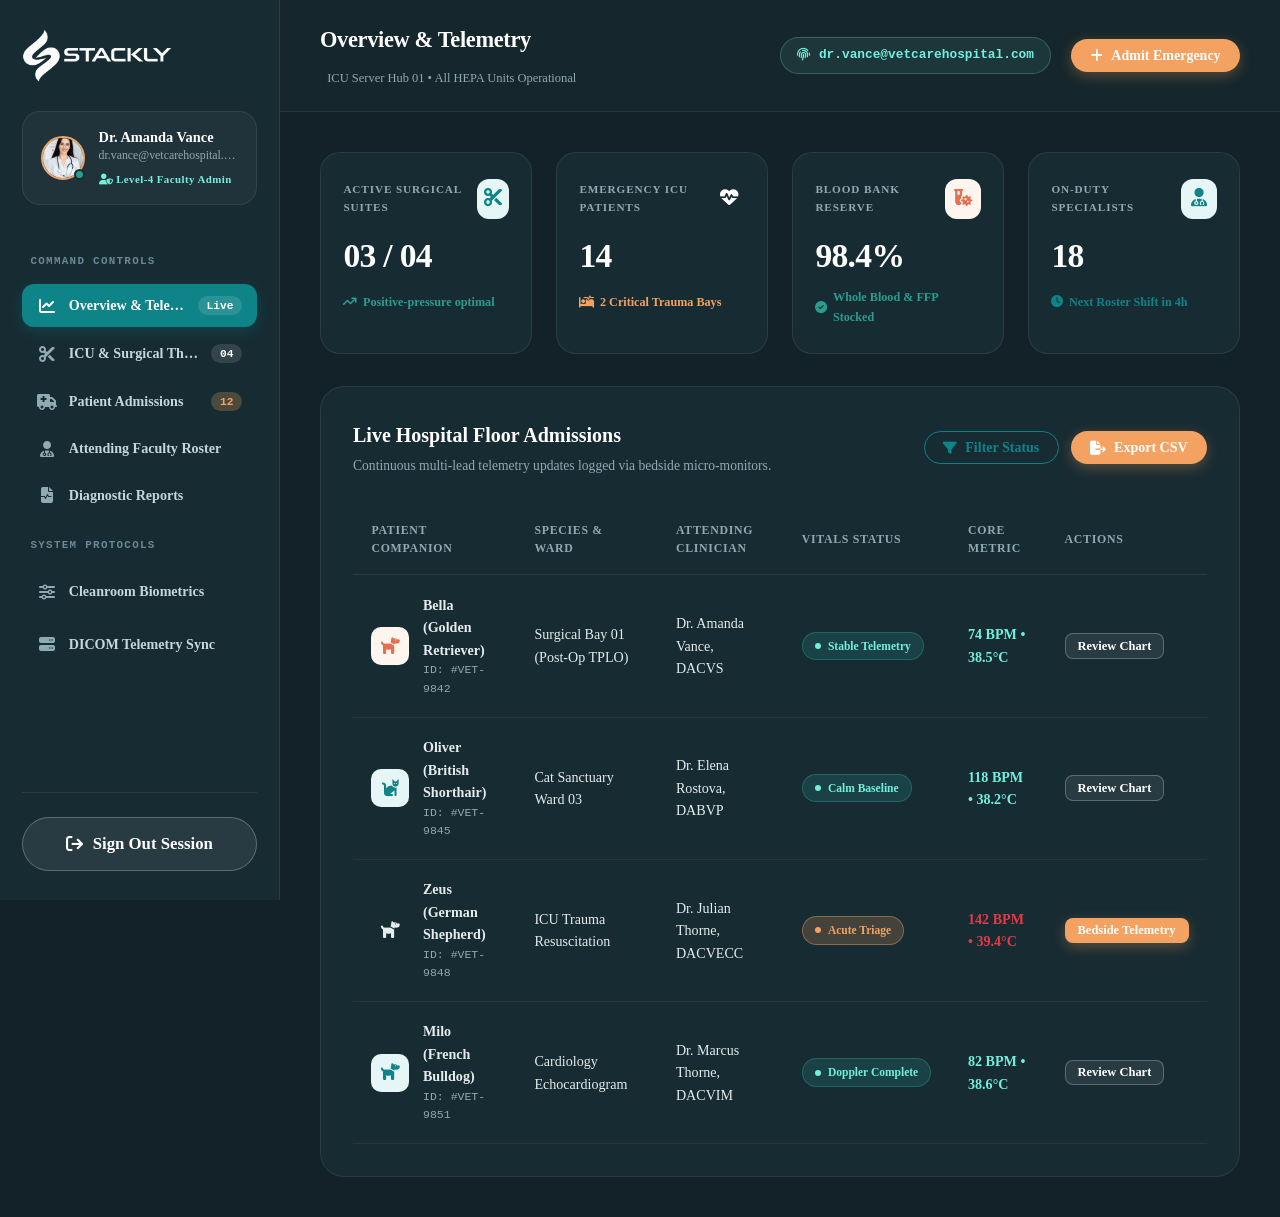
<file: admin.html>
<!DOCTYPE html>
<html lang="en">
<head>
  <meta charset="UTF-8" />
  <meta name="viewport" content="width=device-width, initial-scale=1.0" />
  <title>Admin Dashboard</title>
  
  <!-- FontAwesome Icons -->
  <link rel="stylesheet" href="https://cdnjs.cloudflare.com/ajax/libs/font-awesome/6.5.1/css/all.min.css" />
  <!-- Google Fonts -->
  <link rel="preconnect" href="https://fonts.googleapis.com" />
  <link rel="preconnect" href="https://fonts.gstatic.com" crossorigin />
  <link href="https://fonts.googleapis.com/css2?family=Plus+Jakarta+Sans:wght@400;500;600;700;800&family=Outfit:wght@600;700;800&display=swap" rel="stylesheet" />
  
  <!-- Core Stylesheet -->
  <link rel="stylesheet" href="style.css"/>
  <link rel="stylesheet" href="admin.css"/>
    <link rel="icon" href="./assets/logo.webp" />


</head>
<body class="dashboard-body">

  <!-- Mobile Backdrop Overlay for Scroll Lock -->
  <div class="dash-backdrop-overlay" id="dashBackdrop" aria-hidden="true"></div>

  <div class="dash-layout-wrapper">
    
    <!-- ==============================================
         SIDEBAR NAVIGATION (DRAWER ON MOBILE <= 768px)
         ============================================== -->
    <aside class="dash-sidebar" id="dashSidebar">
      <!-- Sidebar Brand Header -->
      <div class="sidebar-brand-strip flex-between">
        <a href="index.html" class="sidebar-logo">
                    <img src="./assets/logo 23.webp" alt="logo" height="50px" width="150px">
 </a>
        <!-- Close button visible on mobile drawer -->
        <button type="button" class="sidebar-close-btn" id="dashCloseBtn" aria-label="Close Navigation">
          <i class="fa-solid fa-xmark"></i>
        </button>
      </div>

      <!-- Authenticated Clinical Profile Dock -->
      <div class="sidebar-user-dock">
        <div class="user-avatar-wrap">
          <img src="./assets/doc 3.webp" alt="Admin Doctor Avatar" class="user-avatar" />
          <span class="avatar-status-dot"></span>
        </div>
        <div class="user-meta-info">
          <strong class="user-display-name user-name-truncate">Authorized Admin</strong>
          <span class="user-display-email user-email-truncate">loading...</span>
          <span class="user-role-badge"><i class="fa-solid fa-user-shield"></i> Level-4 Faculty Admin</span>
        </div>
      </div>

      <!-- Interactive Navigation Links -->
      <nav class="sidebar-nav-menu" role="tablist">
        <span class="nav-section-title">COMMAND CONTROLS</span>
        
        <button type="button" class="dash-nav-link active" data-target="view-overview" role="tab">
          <i class="fa-solid fa-chart-line"></i>
          <span>Overview &amp; Telemetry</span>
          <span class="nav-count-badge">Live</span>
        </button>

        <button type="button" class="dash-nav-link" data-target="view-theatres" role="tab">
          <i class="fa-solid fa-scissors"></i>
          <span>ICU &amp; Surgical Theatres</span>
          <span class="nav-count-badge">04</span>
        </button>

        <button type="button" class="dash-nav-link" data-target="view-triage" role="tab">
          <i class="fa-solid fa-truck-medical"></i>
          <span>Patient Admissions</span>
          <span class="nav-count-badge badge-warning">12</span>
        </button>

        <button type="button" class="dash-nav-link" data-target="view-faculty" role="tab">
          <i class="fa-solid fa-user-doctor"></i>
          <span>Attending Faculty Roster</span>
        </button>

        <button type="button" class="dash-nav-link" data-target="view-reports" role="tab">
          <i class="fa-solid fa-file-waveform"></i>
          <span>Diagnostic Reports</span>
        </button>

        <span class="nav-section-title">SYSTEM PROTOCOLS</span>

        <a href="error.html" class="dash-nav-link">
          <i class="fa-solid fa-sliders"></i>
          <span>Cleanroom Biometrics</span>
        </a>

        <a href="error.html" class="dash-nav-link">
          <i class="fa-solid fa-server"></i>
          <span>DICOM Telemetry Sync</span>
        </a>
      </nav>

      <!-- Sidebar Footer Dock -->
      <div class="sidebar-footer-dock">
        <a href="auth.html" class="btn btn-outline-hero btn-sm sidebar-logout-btn">
          <i class="fa-solid fa-arrow-right-from-bracket"></i>
          <span>Sign Out Session</span>
        </a>
      </div>
    </aside>

    <!-- ==============================================
         MAIN DASHBOARD BODY CONTENT
         ============================================== -->
    <div class="dash-main-area">
      
      <!-- Top Clinical Command Bar -->
      <header class="dash-top-header flex-between">
        <div class="header-left flex-center">
          <!-- Animated Hamburger Button (Active on screens <= 992px) -->
          <button type="button" class="dash-hamburger-btn" id="dashHamburgerBtn" aria-label="Toggle navigation menu" aria-expanded="false">
            <span class="ham-line"></span>
            <span class="ham-line"></span>
            <span class="ham-line"></span>
          </button>
          
          <div class="header-titles">
            <h1 class="header-page-title" id="currentViewTitle">Overview &amp; Telemetry</h1>
            <span class="header-system-tag">
              <span class="pulse-beacon-dot"></span> ICU Server Hub 01 • All HEPA Units Operational
            </span>
          </div>
        </div>

        <!-- Top Right Actions & Email Monitor -->
        <div class="header-right flex-center">
          <div class="header-email-pill">
            <i class="fa-solid fa-fingerprint"></i>
            <span class="user-display-email">admin@vetcarehospital.com</span>
          </div>

          <a href="error.html" class="btn btn-secondary btn-sm header-action-btn">
            <i class="fa-solid fa-plus"></i>
            <span>Admit Emergency</span>
          </a>
        </div>
      </header>

      <!-- ==============================================
           DYNAMIC TAB VIEW PANELS
           ============================================== -->
      <main class="dash-content-container">

        <!-- VIEW 1: OVERVIEW & TELEMETRY (DEFAULT ACTIVE) -->
        <section class="dash-view-panel active" id="view-overview">
          
          <!-- 4 Core Metric Counter Pods -->
          <div class="dash-stats-grid">
            <div class="dash-metric-card card">
              <div class="metric-top-row flex-between">
                <span class="metric-caption">ACTIVE SURGICAL SUITES</span>
                <div class="metric-icon bg-mint-box"><i class="fa-solid fa-scissors"></i></div>
              </div>
              <strong class="metric-big-num">03 / 04</strong>
              <div class="metric-bottom-trend text-success">
                <i class="fa-solid fa-arrow-trend-up"></i> Positive-pressure optimal
              </div>
            </div>

            <div class="dash-metric-card card">
              <div class="metric-top-row flex-between">
                <span class="metric-caption">EMERGENCY ICU PATIENTS</span>
                <div class="metric-icon bg-coral-pulse"><i class="fa-solid fa-heart-pulse"></i></div>
              </div>
              <strong class="metric-big-num">14</strong>
              <div class="metric-bottom-trend text-warning">
                <i class="fa-solid fa-bed-pulse"></i> 2 Critical Trauma Bays
              </div>
            </div>

            <div class="dash-metric-card card">
              <div class="metric-top-row flex-between">
                <span class="metric-caption">BLOOD BANK RESERVE</span>
                <div class="metric-icon bg-amber-box"><i class="fa-solid fa-vial-virus"></i></div>
              </div>
              <strong class="metric-big-num">98.4%</strong>
              <div class="metric-bottom-trend text-success">
                <i class="fa-solid fa-circle-check"></i> Whole Blood &amp; FFP Stocked
              </div>
            </div>

            <div class="dash-metric-card card">
              <div class="metric-top-row flex-between">
                <span class="metric-caption">ON-DUTY SPECIALISTS</span>
                <div class="metric-icon bg-mint-box"><i class="fa-solid fa-user-doctor"></i></div>
              </div>
              <strong class="metric-big-num">18</strong>
              <div class="metric-bottom-trend text-primary">
                <i class="fa-solid fa-clock"></i> Next Roster Shift in 4h
              </div>
            </div>
          </div>

          <!-- Live Patient Queue & Telemetry Stream Table -->
          <div class="dash-table-card card">
            <div class="table-card-header flex-between">
              <div>
                <h3 class="table-title">Live Hospital Floor Admissions</h3>
                <p class="table-subtitle">Continuous multi-lead telemetry updates logged via bedside micro-monitors.</p>
              </div>
              <div class="table-actions-dock flex-center">
                <a href="error.html" class="btn btn-outline-primary btn-sm">
                  <i class="fa-solid fa-filter"></i> <span>Filter Status</span>
                </a>
                <a href="error.html" class="btn btn-secondary btn-sm">
                  <i class="fa-solid fa-file-export"></i> <span>Export CSV</span>
                </a>
              </div>
            </div>

            <div class="table-responsive-wrapper">
              <table class="dash-data-table">
                <thead>
                  <tr>
                    <th>Patient Companion</th>
                    <th>Species &amp; Ward</th>
                    <th>Attending Clinician</th>
                    <th>Vitals Status</th>
                    <th>Core Metric</th>
                    <th>Actions</th>
                  </tr>
                </thead>
                <tbody>
                  <tr>
                    <td>
                      <div class="patient-cell flex-center">
                        <div class="patient-avatar bg-amber-box"><i class="fa-solid fa-dog"></i></div>
                        <div>
                          <strong>Bella (Golden Retriever)</strong>
                          <span class="cell-sub">ID: #VET-9842</span>
                        </div>
                      </div>
                    </td>
                    <td>Surgical Bay 01 (Post-Op TPLO)</td>
                    <td>Dr. Amanda Vance, DACVS</td>
                    <td><span class="status-badge badge-success"><span class="badge-dot"></span> Stable Telemetry</span></td>
                    <td><strong class="text-teal">74 BPM • 38.5°C</strong></td>
                    <td>
                      <a href="error.html" class="btn btn-outline-hero btn-xs">Review Chart</a>
                    </td>
                  </tr>

                  <tr>
                    <td>
                      <div class="patient-cell flex-center">
                        <div class="patient-avatar bg-mint-box"><i class="fa-solid fa-cat"></i></div>
                        <div>
                          <strong>Oliver (British Shorthair)</strong>
                          <span class="cell-sub">ID: #VET-9845</span>
                        </div>
                      </div>
                    </td>
                    <td>Cat Sanctuary Ward 03</td>
                    <td>Dr. Elena Rostova, DABVP</td>
                    <td><span class="status-badge badge-success"><span class="badge-dot"></span> Calm Baseline</span></td>
                    <td><strong class="text-teal">118 BPM • 38.2°C</strong></td>
                    <td>
                      <a href="error.html" class="btn btn-outline-hero btn-xs">Review Chart</a>
                    </td>
                  </tr>

                  <tr>
                    <td>
                      <div class="patient-cell flex-center">
                        <div class="patient-avatar bg-coral-pulse"><i class="fa-solid fa-dog"></i></div>
                        <div>
                          <strong>Zeus (German Shepherd)</strong>
                          <span class="cell-sub">ID: #VET-9848</span>
                        </div>
                      </div>
                    </td>
                    <td>ICU Trauma Resuscitation</td>
                    <td>Dr. Julian Thorne, DACVECC</td>
                    <td><span class="status-badge badge-warning"><span class="badge-dot"></span> Acute Triage</span></td>
                    <td><strong class="text-danger">142 BPM • 39.4°C</strong></td>
                    <td>
                      <a href="error.html" class="btn btn-secondary btn-xs">Bedside Telemetry</a>
                    </td>
                  </tr>

                  <tr>
                    <td>
                      <div class="patient-cell flex-center">
                        <div class="patient-avatar bg-mint-box"><i class="fa-solid fa-dog"></i></div>
                        <div>
                          <strong>Milo (French Bulldog)</strong>
                          <span class="cell-sub">ID: #VET-9851</span>
                        </div>
                      </div>
                    </td>
                    <td>Cardiology Echocardiogram</td>
                    <td>Dr. Marcus Thorne, DACVIM</td>
                    <td><span class="status-badge badge-success"><span class="badge-dot"></span> Doppler Complete</span></td>
                    <td><strong class="text-teal">82 BPM • 38.6°C</strong></td>
                    <td>
                      <a href="error.html" class="btn btn-outline-hero btn-xs">Review Chart</a>
                    </td>
                  </tr>
                </tbody>
              </table>
            </div>
          </div>
        </section>

        <!-- VIEW 2: ICU & SURGICAL THEATRES -->
        <section class="dash-view-panel" id="view-theatres">
          <div class="dash-view-banner card flex-between">
            <div>
              <h3 class="banner-title">HEPA-14 Sterile Surgical Theatre Controls</h3>
              <p class="banner-sub">Positive air curtains, continuous sevoflurane telemetry, and heated recovery pod status.</p>
            </div>
            <a href="error.html" class="btn btn-secondary btn-sm">Calibrate Cleanrooms</a>
          </div>

          <div class="theatres-grid">
            <div class="theatre-pod card">
              <div class="theatre-head flex-between">
                <span class="theatre-num">THEATRE 01</span>
                <span class="status-badge badge-success">IN PROCEDURE</span>
              </div>
              <h4 class="theatre-name">Laparoscopic Soft-Tissue Suite</h4>
              <p class="theatre-desc">Case: Minimally invasive preventive gastropexy • Dr. Vance</p>
              <div class="theatre-metrics-list">
                <div class="t-row flex-between"><span>Laminar Pressure:</span><strong>+28 Pa (OPTIMAL)</strong></div>
                <div class="t-row flex-between"><span>Sevoflurane Vaporizer:</span><strong>1.8% Flow Rate</strong></div>
              </div>
              <a href="error.html" class="btn btn-outline-primary btn-sm theatre-btn">Camera Feed</a>
            </div>

            <div class="theatre-pod card">
              <div class="theatre-head flex-between">
                <span class="theatre-num">THEATRE 02</span>
                <span class="status-badge badge-success">IN PROCEDURE</span>
              </div>
              <h4 class="theatre-name">Orthopedic Joint Reconstruction</h4>
              <p class="theatre-desc">Case: TPLO titanium cruciate fixation • Dr. Thorne</p>
              <div class="theatre-metrics-list">
                <div class="t-row flex-between"><span>Laminar Pressure:</span><strong>+32 Pa (OPTIMAL)</strong></div>
                <div class="t-row flex-between"><span>Core Pod Heat:</span><strong>38.6°C Stable</strong></div>
              </div>
              <a href="error.html" class="btn btn-outline-primary btn-sm theatre-btn">Camera Feed</a>
            </div>

            <div class="theatre-pod card">
              <div class="theatre-head flex-between">
                <span class="theatre-num">THEATRE 03</span>
                <span class="status-badge badge-primary">READY / STERILIZED</span>
              </div>
              <h4 class="theatre-name">Dental Surgical Ultrasonic Suite</h4>
              <p class="theatre-desc">Standby for afternoon subgingival piezo-scaling case.</p>
              <div class="theatre-metrics-list">
                <div class="t-row flex-between"><span>HEPA Clean Level:</span><strong>ISO Class 5</strong></div>
                <div class="t-row flex-between"><span>Water Filtration:</span><strong>0.2 Micron Purified</strong></div>
              </div>
              <a href="error.html" class="btn btn-outline-primary btn-sm theatre-btn">Book Case</a>
            </div>
          </div>
        </section>

        <!-- VIEW 3: PATIENT ADMISSIONS & TRIAGE -->
        <section class="dash-view-panel" id="view-triage">
          <div class="dash-view-banner card flex-between">
            <div>
              <h3 class="banner-title">Emergency Bay Admissions &amp; Triage</h3>
              <p class="banner-sub">Real-time gate arrivals, ambulatory intakes, and Fear-Free patient triage queues.</p>
            </div>
            <a href="error.html" class="btn btn-secondary btn-sm">Direct Gate Open</a>
          </div>

          <div class="triage-overview-grid">
            <div class="triage-status-box card">
              <div class="triage-box-header flex-between">
                <span class="t-code">BAY 01 // NORTH AMBULANCE</span>
                <span class="status-badge badge-warning">ACTIVE INTAKE</span>
              </div>
              <h4>Critical Trauma: Zeus (German Shepherd)</h4>
              <p>Vehicle arrived 08:34 AM. IV shock fluid stabilization in progress under Dr. Julian Thorne.</p>
              <a href="error.html" class="btn btn-secondary btn-sm">Take Bedside Chart</a>
            </div>

            <div class="triage-status-box card">
              <div class="triage-box-header flex-between">
                <span class="t-code">BAY 02 // FELINE DIRECT ENTRY</span>
                <span class="status-badge badge-success">CALM ADMISSION</span>
              </div>
              <h4>Feline Specialist: Oliver (Shorthair)</h4>
              <p>Direct acoustic suite entry. Zero canine corridor exposure. Pheromone vaporizer active.</p>
              <a href="error.html" class="btn btn-outline-primary btn-sm">Take Bedside Chart</a>
            </div>
          </div>
        </section>

        <!-- VIEW 4: ATTENDING FACULTY ROSTER -->
        <section class="dash-view-panel" id="view-faculty">
          <div class="dash-view-banner card flex-between">
            <div>
              <h3 class="banner-title">Active Clinicians &amp; Attending Fellows</h3>
              <p class="banner-sub">Current floor shifts, surgical credentials, and on-call paging contacts.</p>
            </div>
            <a href="error.html" class="btn btn-secondary btn-sm">Manage Roster Shifts</a>
          </div>

          <div class="faculty-cards-grid">
            <div class="faculty-profile-card card">
              <div class="faculty-card-top flex-between">
                <img src="./assets/doc 3.webp" alt="Dr. Vance" class="fac-avatar" />
                <span class="status-badge badge-success">ON-DUTY</span>
              </div>
              <h4>Dr. Amanda Vance, DVM, DACVS</h4>
              <span class="fac-role">Chief Medical Officer • Soft-Tissue Surgery</span>
              <p class="fac-meta"><i class="fa-solid fa-graduation-cap"></i> Cornell Fellow • 16 Yrs Exp</p>
              <a href="error.html" class="btn btn-outline-hero btn-sm fac-btn">Page Clinician</a>
            </div>

            <div class="faculty-profile-card card">
              <div class="faculty-card-top flex-between">
                <img src="./assets/doc 2.webp" alt="Dr. Julian Thorne" class="fac-avatar" />
                <span class="status-badge badge-success">ON-DUTY</span>
              </div>
              <h4>Dr. Julian Thorne, DVM, DACVECC</h4>
              <span class="fac-role">Director of Trauma &amp; Critical ICU</span>
              <p class="fac-meta"><i class="fa-solid fa-graduation-cap"></i> Tufts Vet • 18 Yrs Exp</p>
              <a href="error.html" class="btn btn-outline-hero btn-sm fac-btn">Page Clinician</a>
            </div>

            <div class="faculty-profile-card card">
              <div class="faculty-card-top flex-between">
                <img src="./assets/girl 29.webp" alt="Dr. Elena Rostova" class="fac-avatar" />
                <span class="status-badge badge-success">ON-DUTY</span>
              </div>
              <h4>Dr. Elena Rostova, DVM, DABVP</h4>
              <span class="fac-role">Head of Feline Sanctuary Care</span>
              <p class="fac-meta"><i class="fa-solid fa-graduation-cap"></i> Royal Vet College • 14 Yrs Exp</p>
              <a href="error.html" class="btn btn-outline-hero btn-sm fac-btn">Page Clinician</a>
            </div>
          </div>
        </section>

        <!-- VIEW 5: DIAGNOSTIC REPORTS -->
        <section class="dash-view-panel" id="view-reports">
          <div class="dash-view-banner card flex-between">
            <div>
              <h3 class="banner-title">Diagnostic Pathology &amp; DICOM Library</h3>
              <p class="banner-sub">Automated 15-minute blood chemistry files, 4D echocardiograms, and radiographic films.</p>
            </div>
            <a href="error.html" class="btn btn-secondary btn-sm">Upload External Scans</a>
          </div>

          <div class="reports-list-stack">
            <div class="report-row card flex-between">
              <div class="report-meta flex-center">
                <div class="rep-icon bg-amber-box"><i class="fa-solid fa-file-pdf"></i></div>
                <div>
                  <strong>Bella_TPLO_PostOp_Radiograph.dcm</strong>
                  <span class="rep-sub">Orthopedic Cleanroom 02 • 14.2 MB • Recorded Today 07:45 AM</span>
                </div>
              </div>
              <a href="error.html" class="btn btn-outline-primary btn-sm">Download DICOM</a>
            </div>

            <div class="report-row card flex-between">
              <div class="report-meta flex-center">
                <div class="rep-icon bg-mint-box"><i class="fa-solid fa-file-pdf"></i></div>
                <div>
                  <strong>Oliver_Comprehensive_Hematology_15Min.pdf</strong>
                  <span class="rep-sub">In-House Pathology Lab • Complete Biochemical Panel</span>
                </div>
              </div>
              <a href="error.html" class="btn btn-outline-primary btn-sm">Download PDF</a>
            </div>
          </div>
        </section>

      </main>
    </div>
  </div>

  <!-- GSAP Engine -->
  <script src="https://cdnjs.cloudflare.com/ajax/libs/gsap/3.12.5/gsap.min.js"></script>
  <!-- Site Scripts -->
  <script>

// ===================================================
// ADMIN DASHBOARD CONTROLLER & HAMBURGER SYSTEM
// ===================================================
function initAdminDashboard() {
  const dashSidebar = document.getElementById('dashSidebar');
  const dashHamburgerBtn = document.getElementById('dashHamburgerBtn');
  const dashCloseBtn = document.getElementById('dashCloseBtn');
  const dashBackdrop = document.getElementById('dashBackdrop');
  const navLinks = document.querySelectorAll('.dash-nav-link[data-target]');
  const viewPanels = document.querySelectorAll('.dash-view-panel');
  const currentViewTitle = document.getElementById('currentViewTitle');

  // 1. RENDER AUTHENTICATED EMAIL FROM LOGIN SESSION
  const activeEmail = sessionStorage.getItem('auth_user_email') || 'dr.vance@vetcarehospital.com';
  const activeName = sessionStorage.getItem('auth_user_name') || 'Dr. Amanda Vance';

  document.querySelectorAll('.user-display-email').forEach(el => {
    el.textContent = activeEmail;
  });
  document.querySelectorAll('.user-display-name').forEach(el => {
    el.textContent = activeName;
  });

  if (!dashSidebar || !dashHamburgerBtn) return;

  // 2. HAMBURGER OPEN & CLOSE WITH BODY SCROLL LOCK
  function openMobileNav() {
    dashSidebar.classList.add('active');
    dashBackdrop.classList.add('active');
    dashHamburgerBtn.classList.add('active');
    dashHamburgerBtn.setAttribute('aria-expanded', 'true');
    document.body.classList.add('dash-scroll-locked'); // Locks background scrolling
  }

  function closeMobileNav() {
    dashSidebar.classList.remove('active');
    dashBackdrop.classList.remove('active');
    dashHamburgerBtn.classList.remove('active');
    dashHamburgerBtn.setAttribute('aria-expanded', 'false');
    document.body.classList.remove('dash-scroll-locked'); // Restores body scrolling
  }

  dashHamburgerBtn.addEventListener('click', (e) => {
    e.stopPropagation();
    if (dashSidebar.classList.contains('active')) {
      closeMobileNav();
    } else {
      openMobileNav();
    }
  });

  dashCloseBtn?.addEventListener('click', closeMobileNav);
  dashBackdrop?.addEventListener('click', closeMobileNav);

  // 3. SECTION SWITCHING & AUTO-CLOSE ON NAVLINK CLICK
  navLinks.forEach(link => {
    link.addEventListener('click', () => {
      const targetId = link.getAttribute('data-target');
      const targetPanel = document.getElementById(targetId);

      if (!targetPanel) return;

      // Update Active Navigation Button
      navLinks.forEach(l => l.classList.remove('active'));
      link.classList.add('active');

      // Update Header Title
      if (currentViewTitle) {
        const linkText = link.querySelector('span').textContent;
        currentViewTitle.textContent = linkText;
      }

      // Smooth Switch Tab Panel with GSAP
      viewPanels.forEach(panel => {
        if (panel.classList.contains('active')) {
          if (typeof gsap !== 'undefined') {
            gsap.to(panel, {
              opacity: 0,
              y: -8,
              duration: 0.2,
              ease: 'power2.in',
              onComplete: () => {
                panel.classList.remove('active');
                panel.style.display = 'none';

                targetPanel.style.display = 'block';
                targetPanel.classList.add('active');
                gsap.fromTo(
                  targetPanel,
                  { opacity: 0, y: 12 },
                  { opacity: 1, y: 0, duration: 0.3, ease: 'power2.out' }
                );
              }
            });
          } else {
            panel.classList.remove('active');
            targetPanel.classList.add('active');
          }
        }
      });

      // Close mobile drawer and release scroll lock automatically on navigation
      if (window.innerWidth <= 992) {
        closeMobileNav();
      }
    });
  });
}

// Call on load
document.addEventListener('DOMContentLoaded', () => {
  initAdminDashboard();
});

  </script>



</body>
</html>
</file>
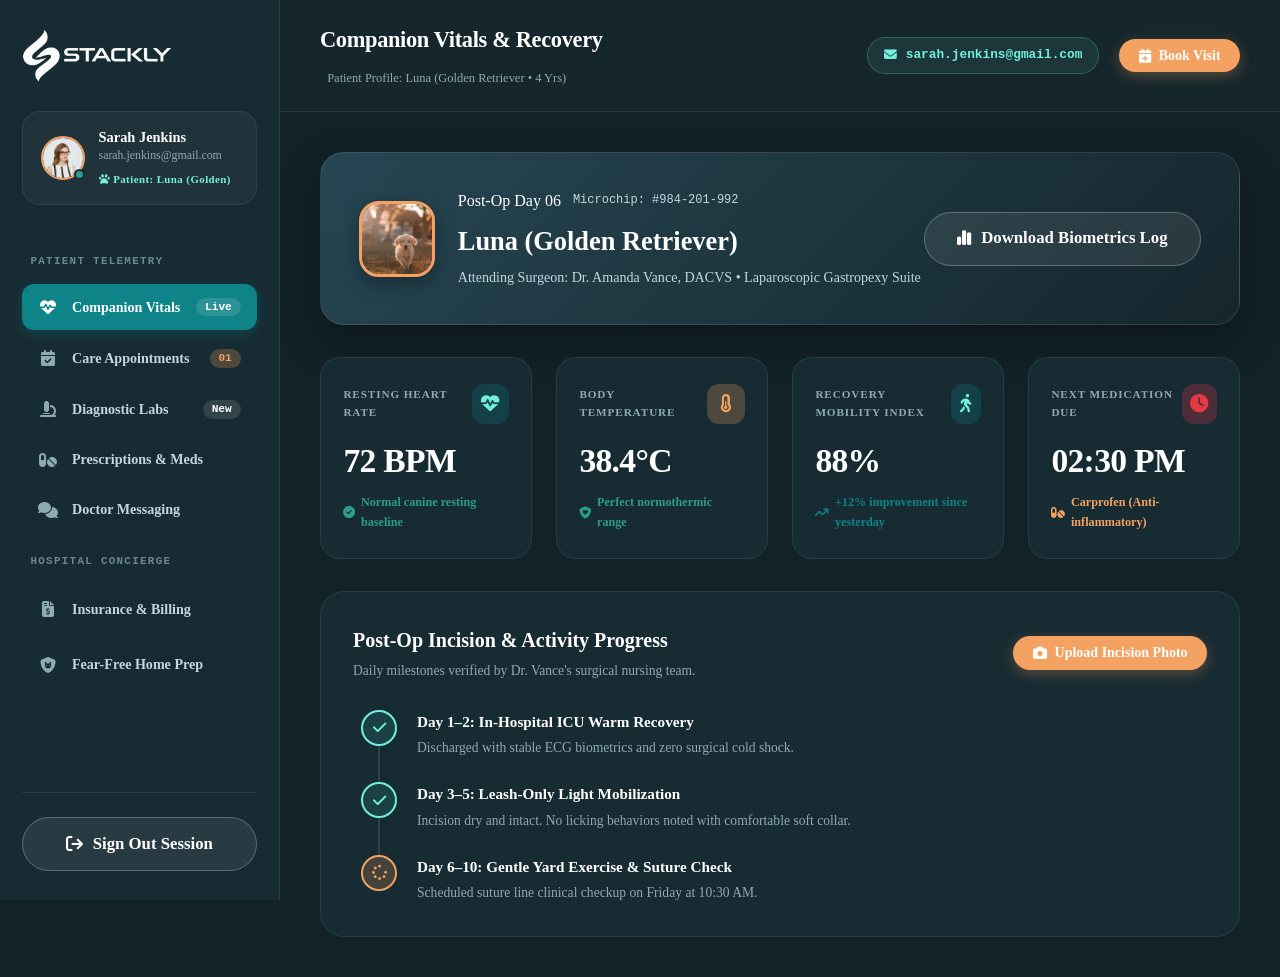
<file: client.html>
<!DOCTYPE html>
<html lang="en">

<head>
  <meta charset="UTF-8" />
  <meta name="viewport" content="width=device-width, initial-scale=1.0" />
  <title>Client Dashboard</title>

  <!-- FontAwesome Icons -->
  <link rel="stylesheet" href="https://cdnjs.cloudflare.com/ajax/libs/font-awesome/6.5.1/css/all.min.css" />
  <!-- Google Fonts -->
  <link rel="preconnect" href="https://fonts.googleapis.com" />
  <link rel="preconnect" href="https://fonts.gstatic.com" crossorigin />
  <link
    href="https://fonts.googleapis.com/css2?family=Plus+Jakarta+Sans:wght@400;500;600;700;800&family=Outfit:wght@600;700;800&display=swap"
    rel="stylesheet" />

  <!-- Site Stylesheet -->
  <link rel="stylesheet" href="style.css" />
  <link rel="stylesheet" href="client.css" />
  <link rel="icon" href="./assets/logo.webp" />


</head>

<body class="dashboard-body">

  <!-- Mobile Backdrop Overlay for Background Scroll Lock -->
  <div class="dash-backdrop-overlay" id="dashBackdrop" aria-hidden="true"></div>

  <div class="dash-layout-wrapper">

    <!-- ==============================================
         SIDEBAR NAVIGATION (DRAWER ON MOBILE <= 992px)
         ============================================== -->
    <aside class="dash-sidebar" id="dashSidebar">
      <!-- Sidebar Brand Header -->
      <div class="sidebar-brand-strip flex-between">
        <a href="index.html" class="sidebar-logo">
          <img src="./assets/logo 23.webp" alt="logo" height="50px" width="150px">
        </a>
        <button type="button" class="sidebar-close-btn" id="dashCloseBtn" aria-label="Close Navigation">
          <i class="fa-solid fa-xmark"></i>
        </button>
      </div>

      <!-- Authenticated Pet Guardian Profile Dock -->
      <div class="sidebar-user-dock">
        <div class="user-avatar-wrap">
          <img src="./assets/girl 25.webp" alt="Client Guardian" class="user-avatar" />
          <span class="avatar-status-dot"></span>
        </div>
        <div class="user-meta-info">
          <strong class="user-display-name user-name-truncate">Verified Pet Parent</strong>
          <span class="user-display-email user-email-truncate">loading...</span>
          <span class="user-role-badge"><i class="fa-solid fa-paw"></i> Patient: Luna (Golden)</span>
        </div>
      </div>

      <!-- Navigation Tabs (Exact Admin Styling) -->
      <nav class="sidebar-nav-menu" role="tablist">
        <span class="nav-section-title">PATIENT TELEMETRY</span>

        <button type="button" class="dash-nav-link active" data-target="view-overview" role="tab">
          <i class="fa-solid fa-heart-pulse"></i>
          <span>Companion Vitals</span>
          <span class="nav-count-badge">Live</span>
        </button>

        <button type="button" class="dash-nav-link" data-target="view-appointments" role="tab">
          <i class="fa-solid fa-calendar-check"></i>
          <span>Care Appointments</span>
          <span class="nav-count-badge badge-warning">01</span>
        </button>

        <button type="button" class="dash-nav-link" data-target="view-labs" role="tab">
          <i class="fa-solid fa-microscope"></i>
          <span>Diagnostic Labs</span>
          <span class="nav-count-badge">New</span>
        </button>

        <button type="button" class="dash-nav-link" data-target="view-prescriptions" role="tab">
          <i class="fa-solid fa-pills"></i>
          <span>Prescriptions &amp; Meds</span>
        </button>

        <button type="button" class="dash-nav-link" data-target="view-messages" role="tab">
          <i class="fa-solid fa-comments"></i>
          <span>Doctor Messaging</span>
        </button>

        <span class="nav-section-title">HOSPITAL CONCIERGE</span>

        <a href="error.html" class="dash-nav-link">
          <i class="fa-solid fa-file-invoice-dollar"></i>
          <span>Insurance &amp; Billing</span>
        </a>

        <a href="error.html" class="dash-nav-link">
          <i class="fa-solid fa-shield-cat"></i>
          <span>Fear-Free Home Prep</span>
        </a>
      </nav>

      <!-- Sidebar Footer Dock -->
      <div class="sidebar-footer-dock">
        <a href="auth.html" class="btn btn-outline-hero btn-sm sidebar-logout-btn">
          <i class="fa-solid fa-arrow-right-from-bracket"></i>
          <span>Sign Out Session</span>
        </a>
      </div>
    </aside>

    <!-- ==============================================
         MAIN DASHBOARD BODY CONTENT
         ============================================== -->
    <div class="dash-main-area">

      <!-- Top Clinical Command Bar -->
      <header class="dash-top-header flex-between">
        <div class="header-left flex-center">
          <button type="button" class="dash-hamburger-btn" id="dashHamburgerBtn" aria-label="Toggle navigation menu"
            aria-expanded="false">
            <span class="ham-line"></span>
            <span class="ham-line"></span>
            <span class="ham-line"></span>
          </button>

          <div class="header-titles">
            <h1 class="header-page-title" id="currentViewTitle">Companion Vitals &amp; Recovery</h1>
            <span class="header-system-tag">
              <span class="pulse-beacon-dot"></span> Patient Profile: Luna (Golden Retriever • 4 Yrs)
            </span>
          </div>
        </div>

        <!-- Top Right Actions & Email Monitor -->
        <div class="header-right flex-center">
          <div class="header-email-pill">
            <i class="fa-solid fa-envelope"></i>
            <span class="user-display-email">guardian@vetcarehospital.com</span>
          </div>

          <a href="error.html" class="btn btn-secondary btn-sm header-action-btn">
            <i class="fa-solid fa-calendar-plus"></i>
            <span>Book Visit</span>
          </a>
        </div>
      </header>

      <!-- ==============================================
           DYNAMIC TAB VIEW PANELS
           ============================================== -->
      <main class="dash-content-container">

        <!-- VIEW 1: COMPANION VITALS (DEFAULT ACTIVE) -->
        <section class="dash-view-panel active" id="view-overview">

          <!-- Primary Pet Status Card -->
          <div class="dash-banner-card card flex-between">
            <div class="dash-banner-left flex-center">
              <img src="./assets/img 1.webp" alt="Luna Patient" class="dash-banner-avatar" />
              <div>
                <div class="dash-pill-row">
                  <span class="status-badge badge-success"><span class="badge-dot"></span> Post-Op Day 06</span>
                  <span class="dash-chip-code">Microchip: #984-201-992</span>
                </div>
                <h2 class="dash-banner-name">Luna (Golden Retriever)</h2>
                <p class="dash-banner-sub">Attending Surgeon: Dr. Amanda Vance, DACVS • Laparoscopic Gastropexy Suite
                </p>
              </div>
            </div>
            <div class="dash-banner-actions">
              <a href="error.html" class="btn btn-outline-hero btn-sm">
                <i class="fa-solid fa-chart-simple"></i>
                <span>Download Biometrics Log</span>
              </a>
            </div>
          </div>

          <!-- 4 Core Metric Counter Pods -->
          <div class="dash-stats-grid">
            <div class="dash-metric-card card">
              <div class="metric-top-row flex-between">
                <span class="metric-caption">RESTING HEART RATE</span>
                <div class="metric-icon bg-mint-box"><i class="fa-solid fa-heart-pulse"></i></div>
              </div>
              <strong class="metric-big-num">72 BPM</strong>
              <div class="metric-bottom-trend text-success">
                <i class="fa-solid fa-circle-check"></i> Normal canine resting baseline
              </div>
            </div>

            <div class="dash-metric-card card">
              <div class="metric-top-row flex-between">
                <span class="metric-caption">BODY TEMPERATURE</span>
                <div class="metric-icon bg-amber-box"><i class="fa-solid fa-temperature-half"></i></div>
              </div>
              <strong class="metric-big-num">38.4°C</strong>
              <div class="metric-bottom-trend text-success">
                <i class="fa-solid fa-shield-heart"></i> Perfect normothermic range
              </div>
            </div>

            <div class="dash-metric-card card">
              <div class="metric-top-row flex-between">
                <span class="metric-caption">RECOVERY MOBILITY INDEX</span>
                <div class="metric-icon bg-mint-box"><i class="fa-solid fa-person-walking"></i></div>
              </div>
              <strong class="metric-big-num">88%</strong>
              <div class="metric-bottom-trend text-primary">
                <i class="fa-solid fa-arrow-trend-up"></i> +12% improvement since yesterday
              </div>
            </div>

            <div class="dash-metric-card card">
              <div class="metric-top-row flex-between">
                <span class="metric-caption">NEXT MEDICATION DUE</span>
                <div class="metric-icon bg-coral-pulse"><i class="fa-solid fa-clock"></i></div>
              </div>
              <strong class="metric-big-num">02:30 PM</strong>
              <div class="metric-bottom-trend text-warning">
                <i class="fa-solid fa-pills"></i> Carprofen (Anti-inflammatory)
              </div>
            </div>
          </div>

          <!-- Recovery Progress & Timeline -->
          <div class="dash-table-card card">
            <div class="table-card-header flex-between">
              <div>
                <h3 class="table-title">Post-Op Incision &amp; Activity Progress</h3>
                <p class="table-subtitle">Daily milestones verified by Dr. Vance's surgical nursing team.</p>
              </div>
              <a href="error.html" class="btn btn-secondary btn-sm">
                <i class="fa-solid fa-camera"></i> <span>Upload Incision Photo</span>
              </a>
            </div>

            <div class="dark-recovery-timeline">
              <div class="dark-timeline-step completed">
                <span class="timeline-step-icon"><i class="fa-solid fa-check"></i></span>
                <div class="timeline-step-body">
                  <strong>Day 1–2: In-Hospital ICU Warm Recovery</strong>
                  <p>Discharged with stable ECG biometrics and zero surgical cold shock.</p>
                </div>
              </div>

              <div class="dark-timeline-step completed">
                <span class="timeline-step-icon"><i class="fa-solid fa-check"></i></span>
                <div class="timeline-step-body">
                  <strong>Day 3–5: Leash-Only Light Mobilization</strong>
                  <p>Incision dry and intact. No licking behaviors noted with comfortable soft collar.</p>
                </div>
              </div>

              <div class="dark-timeline-step active">
                <span class="timeline-step-icon"><i class="fa-solid fa-spinner fa-spin"></i></span>
                <div class="timeline-step-body">
                  <strong>Day 6–10: Gentle Yard Exercise &amp; Suture Check</strong>
                  <p>Scheduled suture line clinical checkup on Friday at 10:30 AM.</p>
                </div>
              </div>
            </div>
          </div>
        </section>

        <!-- VIEW 2: CARE APPOINTMENTS -->
        <section class="dash-view-panel" id="view-appointments">
          <div class="dash-view-banner card flex-between">
            <div>
              <h3 class="banner-title">Upcoming Clinical Visits &amp; Consultations</h3>
              <p class="banner-sub">Pre-assigned direct suites, attending doctor bios, and zero-wait check-ins.</p>
            </div>
            <a href="error.html" class="btn btn-secondary btn-sm">Schedule New Visit</a>
          </div>

          <div class="appointment-cards-stack">
            <div class="dash-table-card card flex-between appt-dark-card">
              <div class="appt-date-pod">
                <span class="appt-month">OCT</span>
                <strong class="appt-day">09</strong>
                <span class="appt-time">10:30 AM</span>
              </div>
              <div class="appt-details-wrap flex-1">
                <span class="status-badge badge-warning">CONFIRMED APPOINTMENT</span>
                <h4 class="appt-dark-title">Post-Op Laparoscopy Surgical Suture Examination</h4>
                <div class="appt-meta-row">
                  <span><i class="fa-solid fa-user-doctor"></i> Dr. Amanda Vance, DACVS</span>
                  <span><i class="fa-solid fa-door-open"></i> Surgical Suite 01 (Direct Room)</span>
                </div>
              </div>
              <div class="appt-actions-dock">
                <a href="error.html" class="btn btn-outline-hero btn-sm">Reschedule</a>
                <a href="error.html" class="btn btn-secondary btn-sm">Check-In Early</a>
              </div>
            </div>

            <div class="dash-table-card card flex-between appt-dark-card">
              <div class="appt-date-pod date-muted">
                <span class="appt-month">NOV</span>
                <strong class="appt-day">14</strong>
                <span class="appt-time">02:00 PM</span>
              </div>
              <div class="appt-details-wrap flex-1">
                <span class="status-badge badge-success">ROUTINE WELLNESS</span>
                <h4 class="appt-dark-title">Annual 15-Point Physical &amp; Heartworm Prevention</h4>
                <div class="appt-meta-row">
                  <span><i class="fa-solid fa-user-doctor"></i> Faculty General Clinician</span>
                  <span><i class="fa-solid fa-door-open"></i> Canine Quiet Room 02</span>
                </div>
              </div>
              <div class="appt-actions-dock">
                <a href="error.html" class="btn btn-outline-hero btn-sm">Modify Details</a>
              </div>
            </div>
          </div>
        </section>

        <!-- VIEW 3: DIAGNOSTIC LABS -->
        <section class="dash-view-panel" id="view-labs">
          <div class="dash-view-banner card flex-between">
            <div>
              <h3 class="banner-title">Diagnostic Pathology &amp; Imaging Reports</h3>
              <p class="banner-sub">View in-house 15-minute hematology charts, digital radiographs, and ultrasound
                files.</p>
            </div>
            <a href="error.html" class="btn btn-secondary btn-sm">Request Chart Forwarding</a>
          </div>

          <div class="reports-list-stack">
            <div class="report-row card flex-between">
              <div class="report-meta flex-center">
                <div class="rep-icon bg-mint-box"><i class="fa-solid fa-file-pdf"></i></div>
                <div>
                  <strong>Pre-Anesthetic_Comprehensive_Blood_Panel.pdf</strong>
                  <span class="rep-sub">CBC, Liver &amp; Kidney Renal Markers • All Values Within Normal Limits</span>
                </div>
              </div>
              <a href="error.html" class="btn btn-outline-primary btn-sm">Download PDF</a>
            </div>

            <div class="report-row card flex-between">
              <div class="report-meta flex-center">
                <div class="rep-icon bg-amber-box"><i class="fa-solid fa-file-waveform"></i></div>
                <div>
                  <strong>Pre-Op_Abdominal_Ultrasound_HighRes.dcm</strong>
                  <span class="rep-sub">4D Organ Scan by Dr. Marcus Thorne • Normal Gastric Positioning</span>
                </div>
              </div>
              <a href="error.html" class="btn btn-outline-primary btn-sm">Download Scan</a>
            </div>
          </div>
        </section>

        <!-- VIEW 4: PRESCRIPTIONS & MEDS -->
        <section class="dash-view-panel" id="view-prescriptions">
          <div class="dash-view-banner card flex-between">
            <div>
              <h3 class="banner-title">Active Pharmaceuticals &amp; Refills</h3>
              <p class="banner-sub">Manage dosages, medication reminders, and direct home pharmacy deliveries.</p>
            </div>
            <a href="error.html" class="btn btn-secondary btn-sm">Request 1-Click Refill</a>
          </div>

          <div class="theatres-grid">
            <div class="theatre-pod card">
              <div class="theatre-head flex-between">
                <span class="status-badge badge-success">ACTIVE TREATMENT</span>
                <span class="theatre-num">REFILLS: 02</span>
              </div>
              <h4 class="theatre-name">Carprofen Chewable (75mg)</h4>
              <p class="theatre-desc"><i class="fa-solid fa-bell"></i> 1 Tablet every 12 hours with meals for post-op
                inflammation.</p>
              <a href="error.html" class="btn btn-outline-primary btn-sm theatre-btn">Log Dose Given</a>
            </div>

            <div class="theatre-pod card">
              <div class="theatre-head flex-between">
                <span class="status-badge badge-warning">ACTIVE TREATMENT</span>
                <span class="theatre-num">REFILLS: 01</span>
              </div>
              <h4 class="theatre-name">Gabapentin Capsules (100mg)</h4>
              <p class="theatre-desc"><i class="fa-solid fa-bell"></i> 1 Capsule every 8 hours for biological nerve
                comfort.</p>
              <a href="error.html" class="btn btn-outline-primary btn-sm theatre-btn">Log Dose Given</a>
            </div>
          </div>
        </section>

        <!-- VIEW 5: DOCTOR MESSAGING -->
        <section class="dash-view-panel" id="view-messages">
          <div class="dash-view-banner card flex-between">
            <div>
              <h3 class="banner-title">Direct Veterinary Messaging Line</h3>
              <p class="banner-sub">Non-emergency correspondence with Dr. Amanda Vance's clinical team.</p>
            </div>
            <a href="error.html" class="btn btn-secondary btn-sm">New Secure Message</a>
          </div>

          <div class="dash-table-card card client-message-card">
            <div class="dark-msg-bubble bubble-doctor">
              <div class="msg-bubble-top flex-between">
                <strong>Dr. Amanda Vance, DACVS</strong>
                <span class="msg-time">Yesterday, 04:15 PM</span>
              </div>
              <p>Hello! Luna's continuous ECG and incision telemetry are looking fantastic. Make sure to keep her
                restricted from high jumping until Friday's suture checkup.</p>
            </div>

            <div class="dark-msg-bubble bubble-guardian">
              <div class="msg-bubble-top flex-between">
                <strong class="user-display-name">You (Pet Guardian)</strong>
                <span class="msg-time">Yesterday, 05:20 PM</span>
              </div>
              <p>Thank you Dr. Vance! She ate her full dinner with the Carprofen without any stomach upset. Looking
                forward to our Friday appointment.</p>
            </div>

            <form class="dark-msg-input-dock" id="clientMessageForm" novalidate>
              <div style="flex: 1; width: 100%;">
                <input type="text" class="dark-dash-input" id="clientMsgInput"
                  placeholder="Type a message to Dr. Vance's team..." autocomplete="off" />
                <div class="msg-error-feedback" id="msgErrorFeedback">
                  <i class="fa-solid fa-circle-exclamation"></i> Please enter a message before sending.
                </div>
              </div>
              <button type="submit" class="btn btn-secondary btn-sm" id="sendMsgBtn">
                <i class="fa-solid fa-paper-plane"></i>
                <span>Send</span>
              </button>
            </form>
          </div>
        </section>

      </main>
    </div>
  </div>

  <!-- GSAP Engine -->
  <script src="https://cdnjs.cloudflare.com/ajax/libs/gsap/3.12.5/gsap.min.js"></script>
  <!-- Site Scripts -->
  <script>

    // ===================================================
    // UNIFIED DASHBOARD CONTROLLER (ADMIN & CLIENT)
    // ===================================================
    function initDashboardPlatform() {
      const dashSidebar = document.getElementById('dashSidebar');
      const dashHamburgerBtn = document.getElementById('dashHamburgerBtn');
      const dashCloseBtn = document.getElementById('dashCloseBtn');
      const dashBackdrop = document.getElementById('dashBackdrop');
      const navLinks = document.querySelectorAll('.dash-sidebar .dash-nav-link[data-target]');
      const viewPanels = document.querySelectorAll('.dash-main-area .dash-view-panel');
      const currentViewTitle = document.getElementById('currentViewTitle');

      // 1. DYNAMICALLY BIND LOGGED-IN EMAIL FROM LOGIN SESSION
      const activeEmail = sessionStorage.getItem('auth_user_email') || 'sarah.jenkins@gmail.com';
      const activeName = sessionStorage.getItem('auth_user_name') || 'Sarah Jenkins';

      document.querySelectorAll('.user-display-email').forEach(el => {
        el.textContent = activeEmail;
      });
      document.querySelectorAll('.user-display-name').forEach(el => {
        el.textContent = activeName;
      });

      if (!dashSidebar || !dashHamburgerBtn) return;

      // 2. HAMBURGER OPEN & CLOSE WITH BACKGROUND SCROLL LOCK
      function openMobileNav() {
        dashSidebar.classList.add('active');
        dashBackdrop.classList.add('active');
        dashHamburgerBtn.classList.add('active');
        dashHamburgerBtn.setAttribute('aria-expanded', 'true');
        document.body.classList.add('dash-scroll-locked'); // Lock background scroll completely
      }

      function closeMobileNav() {
        dashSidebar.classList.remove('active');
        dashBackdrop.classList.remove('active');
        dashHamburgerBtn.classList.remove('active');
        dashHamburgerBtn.setAttribute('aria-expanded', 'false');
        document.body.classList.remove('dash-scroll-locked'); // Restore background scroll
      }

      dashHamburgerBtn.addEventListener('click', (e) => {
        e.stopPropagation();
        if (dashSidebar.classList.contains('active')) {
          closeMobileNav();
        } else {
          openMobileNav();
        }
      });

      dashCloseBtn?.addEventListener('click', closeMobileNav);
      dashBackdrop?.addEventListener('click', closeMobileNav);

      // 3. SECTION SWITCHING & AUTO-CLOSE ON NAVLINK CLICK
      navLinks.forEach(link => {
        link.addEventListener('click', () => {
          const targetId = link.getAttribute('data-target');
          const targetPanel = document.getElementById(targetId);

          if (!targetPanel) return;

          // Update Active Navigation Button
          navLinks.forEach(l => l.classList.remove('active'));
          link.classList.add('active');

          // Update Header Title
          if (currentViewTitle) {
            const titleSpan = link.querySelector('span');
            if (titleSpan) currentViewTitle.textContent = titleSpan.textContent;
          }

          // Smooth Switch Tab Panel with GSAP
          viewPanels.forEach(panel => {
            if (panel.classList.contains('active')) {
              if (typeof gsap !== 'undefined') {
                gsap.to(panel, {
                  opacity: 0,
                  y: -8,
                  duration: 0.2,
                  ease: 'power2.in',
                  onComplete: () => {
                    panel.classList.remove('active');
                    panel.style.display = 'none';

                    targetPanel.style.display = 'block';
                    targetPanel.classList.add('active');
                    gsap.fromTo(
                      targetPanel,
                      {opacity: 0, y: 12},
                      {opacity: 1, y: 0, duration: 0.3, ease: 'power2.out'}
                    );
                  }
                });
              } else {
                panel.classList.remove('active');
                targetPanel.classList.add('active');
              }
            }
          });

          // Auto-close mobile drawer and release background scroll lock
          if (window.innerWidth <= 992) {
            closeMobileNav();
          }
        });
      });
    }

    function initDoctorMessagingValidation() {
  const form = document.getElementById('clientMessageForm');
  const input = document.getElementById('clientMsgInput');
  const errorFeedback = document.getElementById('msgErrorFeedback');

  if (!form || !input) return;

  function clearError() {
    input.classList.remove('input-error');
    if (errorFeedback) errorFeedback.classList.remove('visible');
  }

  input.addEventListener('input', () => {
    if (input.value.trim().length > 0) {
      clearError();
    }
  });

  form.addEventListener('submit', (e) => {
    e.preventDefault();
    const message = input.value.trim();

    // Check if input is empty or only whitespace
    if (!message) {
      input.classList.add('input-error');
      if (errorFeedback) errorFeedback.classList.add('visible');
      input.focus();
      return;
    }

    // Valid: Clear error and redirect to error.html
    clearError();
    window.location.href = 'error.html';
  });
}

// Call during initialization
document.addEventListener('DOMContentLoaded', () => {
  initDashboardPlatform();
  initDoctorMessagingValidation();
});

  </script>



</body>

</html>
</file>
<file: style.css>
/* ===================================================
   UNIVERSAL SECTION HEADER SYSTEM (FOR ALL PAGES & SECTIONS)
   =================================================== */

/* 1. Base Header Container */
.section-header {
  position: relative;
  max-width: 740px;
  margin-inline: auto;
  margin-bottom: 4.25rem;
  z-index: 2;
}

/* Alignment Utilities */
.section-header.text-center {
  text-align: center;
}

.section-header.text-left {
  text-align: left;
  margin-inline: 0;
}

/* 2. Super-Badge / Eyebrow Pill */
.section-header .badge {
  display: inline-flex;
  align-items: center;
  gap: 0.5rem;
  font-size: 0.825rem;
  font-weight: 700;
  background-color:var(--primary) ;
  color: var(--text-inverse);
  text-transform: uppercase;
  letter-spacing: 0.08em;
  padding: 0.45rem 1.15rem;
  border-radius: 50px;
  margin-bottom: 1.1rem;
  position: relative;
  box-shadow: 0 5px 8px rgba(8, 34, 35, 0.08);
  transition: transform 0.3s ease, box-shadow 0.3s ease;
}

.section-header .badge:hover {
  transform: translateY(-1px);
  box-shadow: 0 8px 2px rgba(14, 131, 136, 0.15);
}

/* 3. Section Main Heading */
.section-header .stack-main-title,
.section-header .section-title,
.section-header h2 {
  font-size: 2.65rem;
  font-weight: 800;
  color: var(--text-main);
  line-height: 1.2;
  letter-spacing: -0.03em;
  margin-bottom: 1.15rem;
  position: relative;
}

/* Elegant Curved Accent Underline */
.section-header .stack-main-title::after,
.section-header .section-title::after,
.section-header h2::after {
  content: '';
  display: block;
  width: 48px;
  height: 3.5px;
  background: linear-gradient(90deg, var(--primary) 0%, var(--secondary) 100%);
  border-radius: 4px;
  margin-top: 1.1rem;
}

/* Centered underline when header has .text-center */
.section-header.text-center .stack-main-title::after,
.section-header.text-center .section-title::after,
.section-header.text-center h2::after {
  margin-inline: auto;
}

/* Left-aligned underline */
.section-header.text-left .stack-main-title::after,
.section-header.text-left .section-title::after,
.section-header.text-left h2::after {
  margin-inline: 0;
}

/* Optional Highlight Word Utility for Headers */
.section-header .highlight-text {
  color: var(--primary);
  position: relative;
  display: inline-block;
}

/* 4. Section Subtitle / Narrative Copy */
.section-header .stack-subtitle,
.section-header .section-subtitle,
.section-header p {
  font-size: 1.075rem;
  font-weight: 400;
  color: var(--text-muted);
  line-height: 1.7;
  max-width: 660px;
  margin-inline: auto;
  margin-top: 0.5rem;
}

.section-header.text-left .stack-subtitle,
.section-header.text-left .section-subtitle,
.section-header.text-left p {
  margin-inline: 0;
}

/* ===================================================
   DARK SURFACE VARIANT (For Hero, Footer, or Dark Sections)
   Usage: <div class="section-header text-center section-header-dark">
   =================================================== */
.section-header-dark .badge {
  background: rgba(255, 255, 255, 0.12);
  color: var(--primary-light);
  border: 1px solid rgba(255, 255, 255, 0.2);
}

.section-header-dark .stack-main-title,
.section-header-dark .section-title,
.section-header-dark h2 {
  color: var(--text-inverse);
}

.section-header-dark .stack-subtitle,
.section-header-dark .section-subtitle,
.section-header-dark p {
  color: #b8ccd2;
}

/* ===================================================
   768PX RESPONSIVE BREAKPOINT
   =================================================== */
@media (max-width: 768px) {
  .section-header {
    margin-bottom: 2.75rem;
    padding-inline: 0.5rem;
  }

  .section-header .badge {
    font-size: 0.75rem;
    padding: 0.35rem 0.95rem;
    margin-bottom: 0.85rem;
  }

  .section-header .stack-main-title,
  .section-header .section-title,
  .section-header h2 {
    font-size: 1.95rem;
    line-height: 1.25;
    letter-spacing: -0.02em;
    margin-bottom: 0.85rem;
  }

  .section-header .stack-main-title::after,
  .section-header .section-title::after,
  .section-header h2::after {
    width: 38px;
    height: 3px;
    margin-top: 0.85rem;
  }

  .section-header .stack-subtitle,
  .section-header .section-subtitle,
  .section-header p {
    font-size: 0.95rem;
    line-height: 1.6;
  }
}






:root {
  /* Brand / Primary - Trustworthy Teal & Fresh Mint */
  --primary: #0e8388;
  --primary-hover: #0b696d;
  --primary-light: #e6f5f5;

  /* Secondary / Accent - Warm Amber / Pet Care Accent */
  --secondary: #f4a261;
  --secondary-hover: #e76f51;
  --secondary-light: #fef5ee;

  /* Neutrals & Backgrounds */
  --bg-main: #fbfdfc;
  --bg-surface: #ffffff;
  --bg-muted: #f0f4f4;

  /* Text & Typography */
  --text-main: #264653;
  --text-muted: #6b7c85;
  --text-inverse: #ffffff;

  /* Borders & Dividers */
  --border-color: #dce7e7;
  --border-focus: #0e8388;

  /* Status Colors */
  --success: #2a9d8f;
  --warning: #e9c46a;
  --danger: #e63946;
  --info: #457b9d;

  /* Shadows */
  --shadow-sm: 0 2px 4px rgba(38, 70, 83, 0.05);
  --shadow-md: 0 4px 12px rgba(38, 70, 83, 0.08);
  --shadow-lg: 0 10px 24px rgba(38, 70, 83, 0.12);
}

/* ===================================================
   1. RESET & BASE
   =================================================== */
*,
*::before,
*::after {
  box-sizing: border-box;
  margin: 0;
  padding: 0;
}

html {
  font-size: 16px;
  scroll-behavior: smooth;
}

body {
  font-family: 'Inter', system-ui, -apple-system, BlinkMacSystemFont, 'Segoe UI', Roboto, sans-serif;
  background-color: var(--bg-main);
  color: var(--text-main);
  line-height: 1.6;
  -webkit-font-smoothing: antialiased;
}

/* Body lock when mobile menu is open */
body.scroll-locked {
  overflow: hidden !important;
  touch-action: none;
}

img,
svg {
  display: block;
  max-width: 100%;
  height: auto;
}

a {
  color: inherit;
  text-decoration: none;
  transition: color 0.2s ease;
}

/* ===================================================
   2. LAYOUT CONTAINERS & GRIDS
   =================================================== */
.container {
  width: 100%;
  max-width: 1200px;
  margin-inline: auto;
  padding-inline: 1.5rem;
}

.section {
  padding-block: 5rem;
}

.grid-2 {
  display: grid;
  grid-template-columns: repeat(2, 1fr);
  gap: 2rem;
}

.grid-3 {
  display: grid;
  grid-template-columns: repeat(3, 1fr);
  gap: 2rem;
}

.grid-4 {
  display: grid;
  grid-template-columns: repeat(4, 1fr);
  gap: 1.5rem;
}

.flex-center {
  display: flex;
  align-items: center;
  justify-content: center;
}

.flex-between {
  display: flex;
  align-items: center;
  justify-content: space-between;
}

/* ===================================================
   3. BUTTON SYSTEM
   =================================================== */
.btn {
  display: inline-flex;
  align-items: center;
  justify-content: center;
  gap: 0.5rem;
  font-family: inherit;
  font-size: 0.95rem;
  font-weight: 600;
  line-height: 1;
  padding: 0.85rem 1.6rem;
  border-radius: 50px;
  border: 1.5px solid transparent;
  cursor: pointer;
  white-space: nowrap;
  user-select: none;
  transition: all 0.25s cubic-bezier(0.4, 0, 0.2, 1);
}

.btn:focus-visible {
  outline: 2px solid var(--border-focus);
  outline-offset: 2px;
}

.btn:active {
  transform: translateY(1px);
}

.btn-primary {
  background-color: var(--primary);
  color: var(--text-inverse);
  box-shadow: 0 4px 14px rgba(14, 131, 136, 0.25);
}

.btn-primary:hover {
  background-color: var(--primary-hover);
  box-shadow: 0 6px 18px rgba(14, 131, 136, 0.35);
  transform: translateY(-2px);
}

.btn-secondary {
  background-color: var(--secondary);
  color: var(--text-inverse);
  box-shadow: 0 4px 14px rgba(244, 162, 97, 0.3);
}

.btn-secondary:hover {
  background-color: var(--secondary-hover);
  box-shadow: 0 6px 18px rgba(231, 111, 81, 0.35);
  transform: translateY(-2px);
}

.btn-outline-primary {
  background-color: transparent;
  border-color: var(--primary);
  color: var(--primary);
}

.btn-outline-primary:hover {
  background-color: var(--primary-light);
  color: var(--primary-hover);
}

.btn-sm {
  padding: 0.55rem 1.15rem;
  font-size: 0.875rem;
}

/* ===================================================
   4. HEADER & TOP BAR
   =================================================== */
.top-bar {
  background-color: var(--text-main);
  color: var(--bg-muted);
  font-size: 0.825rem;
  padding-block: 0.5rem;
  border-bottom: 1px solid rgba(255, 255, 255, 0.1);
}

.top-bar-item {
  display: flex;
  align-items: center;
  gap: 0.5rem;
}

.top-bar strong {
  color: var(--secondary);
}

.site-header {
  position: sticky;
  top: 0;
  z-index: 999;
  background-color: rgba(255, 255, 255, 0.95);
  backdrop-filter: blur(10px);
  -webkit-backdrop-filter: blur(10px);
  border-bottom: 1px solid var(--border-color);
  transition: box-shadow 0.3s ease;
}

.header-wrapper {
  height: 76px;
}

.logo img {
  display: block;
  object-fit: contain;
}

/* Desktop Nav */
.nav-list {
  display: flex;
  align-items: center;
  gap: 0.5rem;
  list-style: none;
}

.nav-link {
  position: relative;
  display: inline-block;
  padding: 0.55rem 1.1rem;
  font-weight: 600;
  font-size: 0.95rem;
  color: var(--text-muted);
  border-radius: 30px;
  transition: all 0.25s ease;
}

.nav-link:hover {
  color: var(--primary);
  background-color: var(--primary-light);
}

/* Multi-Page Active Highlight (Desktop) */
.nav-link.active {
  color: var(--primary);
  background-color: var(--primary-light);
}

.nav-link.active::after {
  content: '';
  position: absolute;
  bottom: 4px;
  left: 50%;
  transform: translateX(-50%);
  width: 18px;
  height: 3px;
  background-color: var(--primary);
  border-radius: 3px;
}

.header-actions {
  display: flex;
  align-items: center;
  gap: 0.75rem;
}

/* Hamburger button */
.hamburger-btn {
  display: none;
  flex-direction: column;
  justify-content: center;
  align-items: center;
  width: 42px;
  height: 42px;
  background-color: var(--bg-muted);
  border: 1px solid var(--border-color);
  border-radius: 10px;
  cursor: pointer;
  padding: 0;
  gap: 5px;
  transition: all 0.25s ease;
}

.hamburger-btn:hover {
  background-color: var(--primary-light);
}

.hamburger-btn .bar {
  display: block;
  width: 20px;
  height: 2px;
  background-color: var(--text-main);
  border-radius: 2px;
  transition: transform 0.3s ease, opacity 0.2s ease;
}

.hamburger-btn.active .bar-1 {
  transform: translateY(7px) rotate(45deg);
}

.hamburger-btn.active .bar-2 {
  opacity: 0;
}

.hamburger-btn.active .bar-3 {
  transform: translateY(-7px) rotate(-45deg);
}

/* ===================================================
   5. MOBILE DRAWER COMPONENT
   =================================================== */
.drawer-overlay {
  position: fixed;
  inset: 0;
  background-color: rgba(38, 70, 83, 0.45);
  backdrop-filter: blur(3px);
  -webkit-backdrop-filter: blur(3px);
  z-index: 1000;
  opacity: 0;
  visibility: hidden;
  transition: opacity 0.3s ease, visibility 0.3s ease;
}

.drawer-overlay.active {
  opacity: 1;
  visibility: visible;
}

.mobile-drawer {
  position: fixed;
  top: 0;
  right: 0;
  bottom: 0;
  width: 320px;
  max-width: 85vw;
  background-color: var(--bg-surface);
  z-index: 1001;
  transform: translateX(100%);
  transition: transform 0.35s cubic-bezier(0.16, 1, 0.3, 1);
  display: flex;
  flex-direction: column;
  box-shadow: -4px 0 24px rgba(38, 70, 83, 0.15);
  padding: 1.5rem;
  overflow-y: auto;
}

.mobile-drawer.active {
  transform: translateX(0);
}

.mobile-drawer-header {
  padding-bottom: 1.25rem;
  border-bottom: 1px solid var(--border-color);
}

.drawer-close-btn {
  background: none;
  border: none;
  font-size: 2rem;
  line-height: 1;
  color: var(--text-muted);
  cursor: pointer;
  padding: 0.25rem;
}

.drawer-close-btn:hover {
  color: var(--danger);
}

.mobile-nav {
  margin-block: 1.5rem;
}

.mobile-nav-list {
  list-style: none;
  display: flex;
  flex-direction: column;
  gap: 0.4rem;
}

.mobile-nav-link {
  display: flex;
  align-items: center;
  padding: 0.85rem 1rem;
  border-radius: 10px;
  font-weight: 600;
  font-size: 1rem;
  color: var(--text-main);
  transition: background-color 0.2s ease, color 0.2s ease;
}

.mobile-nav-link:hover {
  background-color: var(--bg-muted);
  color: var(--primary);
}

/* Multi-Page Active Highlight (Mobile) */
.mobile-nav-link.active {
  background-color: var(--primary-light);
  color: var(--primary);
  border-left: 4px solid var(--primary);
  font-weight: 700;
}

.mobile-drawer-actions {
  display: flex;
  flex-direction: column;
  gap: 0.75rem;
  margin-top: auto;
  padding-top: 1.5rem;
  border-top: 1px solid var(--border-color);
}

.mobile-drawer-footer {
  margin-top: 1.5rem;
  text-align: center;
}

.emergency-tag {
  font-size: 0.8rem;
  text-transform: uppercase;
  color: var(--text-muted);
  letter-spacing: 0.05em;
}

.emergency-number {
  font-size: 1.05rem;
  font-weight: 700;
  color: var(--secondary-hover);
}

/* ===================================================
   6. RESPONSIVE MEDIA QUERIES
   =================================================== */

/* Tablet & Mobile Screens */
@media (max-width: 992px) {
  .top-bar-hours {
    display: none;
  }

  .nav-desktop,
  #openSignInBtn {
    display: none;
  }

  .hamburger-btn {
    display: flex;
  }
}

/* Desktop Safety: Force drawer and overlay to stay closed on wide screens */
@media (min-width: 993px) {
  .drawer-overlay,
  .mobile-drawer {
    display: none !important;
  }
  
  body.scroll-locked {
    overflow: auto !important;
    touch-action: auto !important;
  }
}

@media (max-width: 768px) {
  .section {
    padding-block: 3.5rem;
  }

  .grid-2,
  .grid-3,
  .grid-4 {
    grid-template-columns: 1fr;
    gap: 1.5rem;
  }

  .container {
    padding-inline: 1rem;
  }
}






/* ===================================================
   CLASSY TEAL & DARK SURFACED HERO SECTION
   =================================================== */

.hero-section {
  position: relative;
  background-color: var(--text-main); /* #264653 - Matches footer background */
  color: var(--text-inverse);
  padding-block: 6.5rem 5.5rem;
  overflow: hidden;
  border-bottom: 1px solid rgba(220, 231, 231, 0.12);
}

/* Ambient Radial Glow Orbs */
.hero-ambient-glow {
  position: absolute;
  inset: 0;
  pointer-events: none;
  z-index: 1;
}

.glow-orb {
  position: absolute;
  border-radius: 50%;
  filter: blur(100px);
  opacity: 0.35;
}

.orb-teal {
  width: 480px;
  height: 480px;
  background: var(--primary);
  top: -150px;
  left: -80px;
}

.orb-amber {
  width: 420px;
  height: 420px;
  background: var(--secondary);
  bottom: -100px;
  right: -50px;
}

.hero-container {
  position: relative;
  z-index: 2;
}

.hero-grid {
  display: grid;
  grid-template-columns: 1.15fr 0.95fr;
  align-items: center;
  gap: 3.5rem;
}

/* Status Indicator Pill */
.hero-badge-wrapper {
  margin-bottom: 1.5rem;
}

.status-indicator {
  display: inline-flex;
  align-items: center;
  gap: 0.65rem;
  padding: 0.45rem 1rem;
  background: rgba(255, 255, 255, 0.08);
  border: 1px solid rgba(255, 255, 255, 0.16);
  border-radius: 50px;
  backdrop-filter: blur(8px);
}

.pulse-dot {
  width: 9px;
  height: 9px;
  background-color: #2ec4b6;
  border-radius: 50%;
  box-shadow: 0 0 0 0 rgba(46, 196, 182, 0.7);
  animation: pulsePing 2s infinite;
}

@keyframes pulsePing {
  0% { box-shadow: 0 0 0 0 rgba(46, 196, 182, 0.7); }
  70% { box-shadow: 0 0 0 8px rgba(46, 196, 182, 0); }
  100% { box-shadow: 0 0 0 0 rgba(46, 196, 182, 0); }
}

.status-text {
  font-size: 0.825rem;
  font-weight: 600;
  letter-spacing: 0.02em;
  color: #dce7e7;
}

/* Typography */
.hero-title {
  font-size: 3.4rem;
  font-weight: 800;
  line-height: 1.16;
  letter-spacing: -0.03em;
  margin-bottom: 1.25rem;
  color: var(--text-inverse);
}

.text-accent-gradient {
  background: linear-gradient(120deg, var(--secondary) 0%, #ffc091 100%);
  -webkit-background-clip: text;
  -webkit-text-fill-color: transparent;
  display: inline;
}

.hero-subtitle {
  font-size: 1.1rem;
  line-height: 1.68;
  color: #c4d7dc;
  margin-bottom: 2.25rem;
  max-width: 580px;
}

/* Buttons */
.hero-cta-group {
  display: flex;
  align-items: center;
  gap: 1.2rem;
  margin-bottom: 3.25rem;
  flex-wrap: wrap;
}

.btn-outline-hero {
  display: inline-flex;
  align-items: center;
  gap: 0.6rem;
  background: rgba(255, 255, 255, 0.08);
  border: 1.5px solid rgba(255, 255, 255, 0.25);
  color: var(--text-inverse);
  padding: 1.1rem 2rem;
  font-size: 1.05rem;
  border-radius: 50px;
  font-weight: 600;
  transition: all 0.25s ease;
}

.btn-outline-hero:hover {
  background: rgba(255, 255, 255, 0.16);
  border-color: var(--text-inverse);
  transform: translateY(-2px);
}

/* Metrics Bar */
.hero-metrics {
  display: flex;
  align-items: center;
  gap: 1.8rem;
  padding-top: 1.8rem;
  border-top: 1px solid rgba(255, 255, 255, 0.12);
}

.metric-number {
  font-size: 1.85rem;
  font-weight: 800;
  color: var(--secondary);
  line-height: 1;
  margin-bottom: 0.35rem;
}

.metric-label {
  font-size: 0.8rem;
  text-transform: uppercase;
  letter-spacing: 0.05em;
  color: #a4bcc4;
  margin: 0;
}

.metric-divider {
  width: 1px;
  height: 38px;
  background-color: rgba(255, 255, 255, 0.12);
}

/* Right Visual Stack */
.hero-visual {
  position: relative;
  display: flex;
  justify-content: center;
}

.hero-card-stack {
  position: relative;
  width: 100%;
  max-width: 480px;
}

.hero-main-card {
  position: relative;
  border-radius: 28px;
  overflow: hidden;
  box-shadow: 0 25px 50px rgba(0, 0, 0, 0.35);
  border: 1px solid rgba(255, 255, 255, 0.18);
  aspect-ratio: 4 / 4.8;
}

.hero-img {
  width: 100%;
  height: 100%;
  object-fit: cover;
  transform: scale(1.02);
  transition: transform 0.6s ease;
}

.hero-main-card:hover .hero-img {
  transform: scale(1.06);
}

.hero-img-gradient-overlay {
  position: absolute;
  inset: 0;
  background: linear-gradient(180deg, transparent 40%, rgba(38, 70, 83, 0.95) 100%);
}

.hero-card-footer {
  position: absolute;
  bottom: 1.4rem;
  left: 1.4rem;
  right: 1.4rem;
  z-index: 2;
}

.doctor-badge {
 transform: translateY(-60px);
  display: flex;
  align-items: center;
  gap: 0.85rem;
  background: rgba(255, 255, 255, 0.14);
  backdrop-filter: blur(12px);
  -webkit-backdrop-filter: blur(12px);
  padding: 0.75rem 1.1rem;
  border-radius: 14px;
  border: 1px solid rgba(255, 255, 255, 0.22);
}

.doctor-badge i {
  font-size: 1.3rem;
  color: var(--secondary);
}

.doc-title {
  display: block;
  font-size: 0.9rem;
  font-weight: 700;
  color: var(--text-inverse);
}

.doc-role {
  display: block;
  font-size: 0.75rem;
  color: #c4d7dc;
}

/* Floating Glass Cards */
.glass-float-card {
  position: absolute;
  display: flex;
  align-items: center;
  gap: 0.85rem;
  padding: 0.85rem 1.15rem;
  border-radius: 16px;
  background: rgba(255, 255, 255, 0.88);
  backdrop-filter: blur(14px);
  -webkit-backdrop-filter: blur(14px);
  border: 1px solid rgba(255, 255, 255, 0.8);
  box-shadow: 0 16px 32px rgba(0, 0, 0, 0.2);
  color: var(--text-main);
  z-index: 3;
}

.float-top-right {
  top: 6%;
  right: -8%;
}

.float-bottom-left {
  bottom: 8%;
  left: -8%;
}

.float-icon-box {
  width: 40px;
  height: 40px;
  border-radius: 10px;
  display: flex;
  align-items: center;
  justify-content: center;
  font-size: 1.1rem;
}

.bg-mint {
  background-color: var(--primary-light);
  color: var(--primary);
}

.bg-amber {
  background-color: var(--secondary-light);
  color: var(--secondary-hover);
}

.float-title {
  display: block;
  font-size: 0.85rem;
  font-weight: 700;
  color: var(--text-main);
}

.float-meta {
  display: block;
  font-size: 0.75rem;
  color: var(--text-muted);
}

/* ===================================================
   768PX RESPONSIVE BREAKPOINT
   =================================================== */
@media (max-width: 768px) {
  .hero-section {
    padding-block: 4rem 3.5rem;
  }

  .hero-grid {
    grid-template-columns: 1fr;
    gap: 3rem;
  }

  .hero-title {
    font-size: 2.2rem;
  }

  .hero-subtitle {
    font-size: 0.98rem;
    margin-bottom: 1.75rem;
  }

  .hero-cta-group {
    flex-direction: column;
    align-items: stretch;
    gap: 0.85rem;
    margin-bottom: 2.5rem;
  }

  .hero-cta-btn,
  .btn-outline-hero {
    width: 100%;
    justify-content: center;
  }

  .hero-metrics {
    justify-content: space-between;
    gap: 0.5rem;
  }

  .metric-number {
    font-size: 1.45rem;
  }

  .metric-label {
    font-size: 0.7rem;
  }

  /* Adjust visual floaters for narrow screens */
  .hero-card-stack {
    max-width: 100%;
  }

  .float-top-right {
    top: 3%;
    right: 3%;
  }

  .float-bottom-left {
    bottom: 3%;
    left: 3%;
  }
}



/* ===================================================
   HERO BACKGROUND SLIDER WITH KEN-BURNS ZOOM EFFECT
   =================================================== */
.hero-section {
  position: relative;
  background-color: var(--text-main); /* #264653 */
  color: var(--text-inverse);
  padding-block: 6.5rem 5.5rem;
  overflow: hidden;
  border-bottom: 1px solid rgba(220, 231, 231, 0.12);
}

/* Background Slider Container */
.hero-bg-slider {
  position: absolute;
  inset: 0;
  width: 100%;
  height: 100%;
  z-index: 0;
  overflow: hidden;
}

/* Individual Slide Layers */
.hero-bg-slide {
  position: absolute;
  inset: 0;
  width: 100%;
  height: 100%;
  background-size: cover;
  background-position: center center;
  background-repeat: no-repeat;
  opacity: 0;
  transition: opacity 1.8s cubic-bezier(0.4, 0, 0.2, 1);
  will-change: transform, opacity;
}

/* Slide Active State */
.hero-bg-slide.active {
  opacity: 1;
  z-index: 1;
}

/* Alternating Ken-Burns: Slide 1 & 3 Zoom IN */
.hero-bg-slide:nth-child(odd).active {
  animation: kenBurnsZoomIn 8s cubic-bezier(0.25, 1, 0.5, 1) forwards;
}

/* Alternating Ken-Burns: Slide 2 & 4 Zoom OUT */
.hero-bg-slide:nth-child(even).active {
  animation: kenBurnsZoomOut 8s cubic-bezier(0.25, 1, 0.5, 1) forwards;
}

@keyframes kenBurnsZoomIn {
  0% {
    transform: scale(1);
  }
  100% {
    transform: scale(1.15);
  }
}

@keyframes kenBurnsZoomOut {
  0% {
    transform: scale(1.18);
  }
  100% {
    transform: scale(1.02);
  }
}

/* Background Overlay - Blends background with your dark teal footer theme */
.hero-bg-overlay {
  position: absolute;
  inset: 0;
  background: linear-gradient(
    135deg,
    rgba(38, 70, 83, 0.94) 0%,
    rgba(38, 70, 83, 0.88) 50%,
    rgba(14, 131, 136, 0.82) 100%
  );
  z-index: 1;
  pointer-events: none;
}

.hero-ambient-glow {
  position: absolute;
  inset: 0;
  pointer-events: none;
  z-index: 1;
}

.hero-container {
  position: relative;
  z-index: 2;
}

/* Responsive adjustment for 768px */
@media (max-width: 768px) {
  .hero-bg-overlay {
    background: linear-gradient(
      180deg,
      rgba(38, 70, 83, 0.96) 0%,
      rgba(38, 70, 83, 0.92) 100%
    );
  }
}







/* ===================================================
   INFINITE MARQUEE STREAM / TICKER
   =================================================== */
.marquee-section {
  position: relative;
  background-color: #1c3641; /* Slightly darker shade of --text-main for high-end contrast */
  border-top: 1px solid rgba(255, 255, 255, 0.08);
  border-bottom: 1px solid rgba(255, 255, 255, 0.08);
  padding-block: 1.15rem;
  overflow: hidden;
  user-select: none;
  z-index: 5;
}

/* Gradient Fade Masks on Left & Right Edges */
.marquee-track-wrapper {
  display: flex;
  overflow: hidden;
  position: relative;
  width: 100%;
  mask-image: linear-gradient(
    to right,
    transparent 0%,
    black 7%,
    black 93%,
    transparent 100%
  );
  -webkit-mask-image: linear-gradient(
    to right,
    transparent 0%,
    black 7%,
    black 93%,
    transparent 100%
  );
}

/* Moving Track */
.marquee-track {
  display: flex;
  width: max-content;
  will-change: transform;
  animation: infiniteTicker 35s linear infinite;
}

/* Pause animation on hover */
.marquee-section:hover .marquee-track {
  animation-play-state: paused;
}

/* Individual Content Groups */
.marquee-group {
  display: flex;
  align-items: center;
  gap: 2rem;
  flex-shrink: 0;
  padding-inline: 1rem;
}

/* Individual Ticker Items */
.marquee-item {
  display: inline-flex;
  align-items: center;
  gap: 0.85rem;
  white-space: nowrap;
}

.ticker-badge {
  display: inline-flex;
  align-items: center;
  gap: 0.45rem;
  font-size: 0.825rem;
  font-weight: 700;
  padding: 0.3rem 0.85rem;
  border-radius: 50px;
  background: rgba(14, 131, 136, 0.22);
  color: var(--primary-light);
  border: 1px solid rgba(14, 131, 136, 0.4);
  letter-spacing: 0.02em;
  text-transform: uppercase;
}

.ticker-badge i {
  color: var(--secondary);
}

.ticker-text {
  font-size: 0.95rem;
  font-weight: 500;
  color: #dce7e7;
  letter-spacing: -0.01em;
}

/* Divider Icon between Ticker Items */
.marquee-divider {
  display: flex;
  align-items: center;
  justify-content: center;
  color: var(--secondary);
  font-size: 0.75rem;
  opacity: 0.6;
}

/* Infinite Keyframe Motion */
@keyframes infiniteTicker {
  0% {
    transform: translateX(0);
  }
  100% {
    transform: translateX(-50%);
  }
}

/* ===================================================
   768PX RESPONSIVE BREAKPOINT
   =================================================== */
@media (max-width: 768px) {
  .marquee-section {
    padding-block: 0.9rem;
  }

  .marquee-group {
    gap: 1.25rem;
  }

  .ticker-badge {
    font-size: 0.75rem;
    padding: 0.25rem 0.65rem;
  }

  .ticker-text {
    font-size: 0.85rem;
  }

  /* Faster speed adjustment on mobile screens for continuous flow */
  .marquee-track {
    animation-duration: 25s;
  }
}








/* ===================================================
   KINETIC STACKING / OVERLAPPING CARDS SECTION
   =================================================== */
.kinetic-stack-section {
  background-color: var(--bg-main); /* #fbfdfc - Normal clean background */
  position: relative;
  padding-block: 6rem 8rem;
}

.text-center {
  text-align: center;
}

.section-header {
  max-width: 720px;
  margin-inline: auto;
  margin-bottom: 4rem;
}

.stack-main-title {
  font-size: 2.6rem;
  font-weight: 800;
  color: var(--text-main);
  letter-spacing: -0.025em;
  line-height: 1.22;
  margin-top: 1rem;
  margin-bottom: 1rem;
}

.stack-subtitle {
  font-size: 1.05rem;
  color: var(--text-muted);
  line-height: 1.65;
}

/* Kinetic Cards Container */
.kinetic-stack-wrapper {
  display: flex;
  flex-direction: column;
  gap: 2.5rem;
  position: relative;
  max-width: 1040px;
  margin-inline: auto;
}

/* Individual Stackable Card */
.stack-card {
  position: sticky;
  top: 120px; /* Sticks neatly below the fixed 76px header */
  background: var(--bg-surface);
  border: 1px solid var(--border-color);
  border-radius: 24px;
  padding: 2.75rem;
  box-shadow: 0 12px 35px rgba(38, 70, 83, 0.08);
  transform-origin: center top;
  transition: box-shadow 0.3s ease;
  will-change: transform, opacity;
}

.stack-card-inner {
  display: grid;
  grid-template-columns: 1.2fr 0.9fr;
  gap: 2.5rem;
  align-items: center;
}

/* Left Content */
.stack-badge-row {
  display: flex;
  align-items: center;
  gap: 0.85rem;
  margin-bottom: 1.25rem;
}

.card-step {
  font-size: 1.6rem;
  font-weight: 800;
  color: var(--primary);
  opacity: 0.45;
  line-height: 1;
}

.stack-title {
  font-size: 1.85rem;
  font-weight: 800;
  color: var(--text-main);
  line-height: 1.25;
  margin-bottom: 1rem;
  letter-spacing: -0.015em;
}

.stack-text {
  font-size: 0.98rem;
  color: var(--text-muted);
  line-height: 1.65;
  margin-bottom: 1.5rem;
}

/* Features checklist */
.stack-feature-list {
  list-style: none;
  display: flex;
  flex-direction: column;
  gap: 0.7rem;
  margin-bottom: 2rem;
}

.stack-feature-list li {
  display: flex;
  align-items: center;
  gap: 0.65rem;
  font-size: 0.925rem;
  color: var(--text-main);
  font-weight: 500;
}

.stack-feature-list li i {
  color: var(--success);
  font-size: 1.05rem;
}

/* Right Media Visual */
.stack-card-media {
  position: relative;
  border-radius: 18px;
  overflow: hidden;
  aspect-ratio: 4 / 3.2;
  box-shadow: var(--shadow-md);
  border: 1px solid var(--border-color);
}

.stack-card-media img {
  width: 100%;
  height: 100%;
  object-fit: cover;
  transition: transform 0.6s cubic-bezier(0.25, 1, 0.5, 1);
}

.stack-card:hover .stack-card-media img {
  transform: scale(1.05);
}

/* ===================================================
   768PX RESPONSIVE BREAKPOINT
   =================================================== */
@media (max-width: 768px) {
  .kinetic-stack-section {
    padding-block: 4rem 5rem;
  }

  .stack-main-title {
    font-size: 1.95rem;
  }

  .stack-subtitle {
    font-size: 0.95rem;
  }

  .stack-card {
    position: relative;
    top: auto;
    padding: 1.75rem 1.25rem;
    border-radius: 20px;
    margin-bottom: 1.5rem;
  }

  .stack-card-inner {
    grid-template-columns: 1fr;
    gap: 1.75rem;
  }

  .stack-card-media {
    order: -1; /* Display image above text on mobile */
    aspect-ratio: 16 / 10;
  }

  .stack-title {
    font-size: 1.45rem;
  }

  .stack-text {
    font-size: 0.9rem;
    margin-bottom: 1.25rem;
  }

  .stack-feature-list {
    gap: 0.55rem;
    margin-bottom: 1.5rem;
  }

  .stack-feature-list li {
    font-size: 0.85rem;
  }
}








/* ===================================================
   EXPANDING FLEX CARDS / EXPANDABLE COLUMNS
   =================================================== */
.expand-cards-section {
  background-color: var(--bg-surface);
  position: relative;
  padding-block: 6rem;
  border-top: 1px solid var(--border-color);
  border-bottom: 1px solid var(--border-color);
}

.expand-deck-wrapper {
  display: flex;
  gap: 1.25rem;
  height: 560px;
  width: 100%;
  max-width: 1200px;
  margin-inline: auto;
}

/* Individual Expanding Flex Column */
.expand-card {
  position: relative;
  flex: 1; /* Collapsed width ratio */
  border-radius: 22px;
  overflow: hidden;
  cursor: pointer;
  border: 1px solid var(--border-color);
  box-shadow: var(--shadow-sm);
  transition: flex 0.65s cubic-bezier(0.25, 1, 0.5, 1), box-shadow 0.4s ease;
  user-select: none;
}

/* Expanded Active Column State */
.expand-card.active {
  flex: 3.5; /* Expanded width ratio */
  cursor: default;
  box-shadow: 0 16px 36px rgba(38, 70, 83, 0.16);
  border-color: rgba(14, 131, 136, 0.35);
}

/* Background Media & Cinematic Shading */
.card-bg-media {
  position: absolute;
  inset: 0;
  width: 100%;
  height: 100%;
  z-index: 1;
}

.card-bg-media img {
  width: 100%;
  height: 100%;
  object-fit: cover;
  transition: transform 0.8s cubic-bezier(0.25, 1, 0.5, 1);
}

.expand-card:hover .card-bg-media img,
.expand-card.active .card-bg-media img {
  transform: scale(1.06);
}

/* Layered Vignette & Tint Overlay for Readability */
.card-tint-overlay {
  position: absolute;
  inset: 0;
  background: linear-gradient(
    180deg,
    rgba(38, 70, 83, 0.35) 0%,
    rgba(38, 70, 83, 0.75) 45%,
    rgba(22, 42, 50, 0.96) 100%
  );
  transition: background 0.4s ease;
}

/* ---------------------------------------------------
   COLLAPSED PILL LABEL (Desktop Vertical text)
   --------------------------------------------------- */
.collapsed-label {
  position: absolute;
  inset: 0;
  z-index: 2;
  display: flex;
  flex-direction: column;
  justify-content: space-between;
  align-items: center;
  padding-block: 2.2rem;
  color: var(--text-inverse);
  opacity: 1;
  transition: opacity 0.3s ease 0.15s;
  pointer-events: none;
}

.expand-card.active .collapsed-label {
  opacity: 0;
  pointer-events: none;
}

.collapsed-number {
  font-size: 1.3rem;
  font-weight: 800;
  color: var(--secondary);
}

.collapsed-text {
  writing-mode: vertical-rl;
  transform: rotate(180deg);
  font-size: 1.05rem;
  font-weight: 700;
  letter-spacing: 0.04em;
  color: var(--text-inverse);
  white-space: nowrap;
}

.collapsed-icon {
  font-size: 1.25rem;
  color: var(--primary-light);
}

/* ---------------------------------------------------
   EXPANDED RICH CONTENT CARD
   --------------------------------------------------- */
.expanded-content {
  position: absolute;
  bottom: 0;
  left: 0;
  right: 0;
  z-index: 3;
  padding: 2.5rem;
  color: var(--text-inverse);
  opacity: 0;
  transform: translateY(20px);
  pointer-events: none;
  transition: opacity 0.4s ease, transform 0.4s ease;
}

.expand-card.active .expanded-content {
  opacity: 1;
  transform: translateY(0);
  pointer-events: auto;
  transition-delay: 0.25s; /* Smooth reveal after card finishes expanding */
}

.expand-top-row {
  display: flex;
  align-items: center;
  justify-content: space-between;
  margin-bottom: 1.1rem;
}

.expand-serial {
  font-size: 0.8rem;
  font-weight: 800;
  color: var(--secondary);
  letter-spacing: 0.12em;
}

.expand-title {
  font-size: 1.85rem;
  font-weight: 800;
  line-height: 1.25;
  color: var(--text-inverse);
  margin-bottom: 0.85rem;
  letter-spacing: -0.02em;
}

.expand-desc {
  font-size: 0.95rem;
  line-height: 1.62;
  color: #d2e1e5;
  max-width: 580px;
  margin-bottom: 1.5rem;
}

/* Mini perk tags */
.expand-perks {
  display: flex;
  gap: 0.75rem;
  flex-wrap: wrap;
  margin-bottom: 2rem;
}

.perk-tag {
  display: inline-flex;
  align-items: center;
  gap: 0.5rem;
  font-size: 0.8rem;
  font-weight: 600;
  padding: 0.35rem 0.85rem;
  border-radius: 50px;
  background: rgba(255, 255, 255, 0.12);
  backdrop-filter: blur(8px);
  border: 1px solid rgba(255, 255, 255, 0.18);
  color: #f0f7f8;
}

.perk-tag i {
  color: var(--secondary);
}

.expand-cta {
  display: flex;
  align-items: center;
}

/* ===================================================
   768PX RESPONSIVE ACCORDION BREAKPOINT
   =================================================== */
@media (max-width: 768px) {
  .expand-cards-section {
    padding-block: 4rem;
  }

  .expand-deck-wrapper {
    flex-direction: column;
    height: auto;
    gap: 1.1rem;
  }

  .expand-card {
    flex: none !important;
    width: 100%;
    height: 100px; /* Compact collapsed bar */
    border-radius: 18px;
    transition: height 0.55s cubic-bezier(0.25, 1, 0.5, 1), box-shadow 0.3s ease;
  }

  .expand-card.active {
    height: 480px; /* Full expanded preview */
  }

  /* Horizontal collapsed bar on mobile */
  .collapsed-label {
    flex-direction: row;
    padding-inline: 1.5rem;
    padding-block: 0;
    justify-content: flex-start;
    gap: 1rem;
  }

  .collapsed-text {
    writing-mode: horizontal-tb;
    transform: none;
    font-size: 1rem;
  }

  .collapsed-icon {
    margin-left: auto;
    font-size: 1.1rem;
  }

  .expanded-content {
    padding: 1.5rem 1.25rem;
  }

  .expand-title {
    font-size: 1.35rem;
  }

  .expand-desc {
    font-size: 0.88rem;
    margin-bottom: 1.1rem;
    line-height: 1.55;
  }

  .expand-perks {
    gap: 0.5rem;
    margin-bottom: 1.35rem;
  }

  .perk-tag {
    font-size: 0.75rem;
    padding: 0.3rem 0.65rem;
  }

  .expand-cta .btn {
    width: 100%;
  }
}







/* ===================================================
   24/7 EMERGENCY & SURGICAL COMMAND CENTER (HERO PALETTE)
   =================================================== */
.emergency-command-section {
  position: relative;
  background-color: var(--text-main); /* #264653 - Matches Hero & Footer */
  color: var(--text-inverse);
  padding-block: 6.5rem;
  overflow: hidden;
  border-top: 1px solid rgba(220, 231, 231, 0.12);
  border-bottom: 1px solid rgba(220, 231, 231, 0.12);
}

/* Ambient Radial Mesh */
.emergency-ambient-mesh {
  position: absolute;
  inset: 0;
  pointer-events: none;
  z-index: 1;
}

.mesh-flare {
  position: absolute;
  border-radius: 50%;
  filter: blur(120px);
  opacity: 0.28;
}

.flare-primary {
  width: 500px;
  height: 500px;
  background: var(--primary);
  top: -120px;
  right: -80px;
}

.flare-amber {
  width: 440px;
  height: 440px;
  background: var(--secondary);
  bottom: -100px;
  left: -80px;
}

/* Glassmorphism Dark Card Surface */
.card-glass-dark {
  background: rgba(255, 255, 255, 0.05);
  backdrop-filter: blur(16px);
  -webkit-backdrop-filter: blur(16px);
  border: 1px solid rgba(255, 255, 255, 0.12);
  border-radius: 24px;
  box-shadow: 0 20px 45px rgba(0, 0, 0, 0.25);
  transition: transform 0.35s cubic-bezier(0.25, 1, 0.5, 1), border-color 0.35s ease, box-shadow 0.35s ease;
}

.card-glass-dark:hover {
  border-color: rgba(244, 162, 97, 0.45);
  box-shadow: 0 24px 50px rgba(0, 0, 0, 0.35);
  transform: translateY(-3px);
}

/* Layout Grid */
.command-dashboard-grid {
  position: relative;
  z-index: 2;
  display: grid;
  grid-template-columns: 1.25fr 1fr;
  gap: 2.5rem;
  align-items: stretch;
}

/* Left Hero Telemetry Card */
.command-card {
  padding: 3rem;
  display: flex;
  flex-direction: column;
}

.card-status-strip {
  display: flex;
  align-items: center;
  justify-content: space-between;
  margin-bottom: 1.5rem;
  padding-bottom: 1rem;
  border-bottom: 1px solid rgba(255, 255, 255, 0.1);
}

.telemetry-live-badge {
  display: inline-flex;
  align-items: center;
  gap: 0.6rem;
}

.live-radar-ping {
  width: 10px;
  height: 10px;
  border-radius: 50%;
  background-color: var(--danger);
  box-shadow: 0 0 0 0 rgba(230, 57, 70, 0.7);
  animation: radarPulse 1.8s infinite;
}

@keyframes radarPulse {
  0% { box-shadow: 0 0 0 0 rgba(230, 57, 70, 0.8); }
  70% { box-shadow: 0 0 0 10px rgba(230, 57, 70, 0); }
  100% { box-shadow: 0 0 0 0 rgba(230, 57, 70, 0); }
}

.live-radar-text {
  font-size: 0.8rem;
  font-weight: 800;
  letter-spacing: 0.08em;
  color: #ffadb3;
}

.command-code {
  font-size: 0.75rem;
  font-weight: 700;
  letter-spacing: 0.12em;
  color: var(--secondary);
}

.command-card-title {
  font-size: 2.1rem;
  font-weight: 800;
  color: var(--text-inverse);
  line-height: 1.25;
  margin-bottom: 0.85rem;
  letter-spacing: -0.02em;
}

.command-card-desc {
  font-size: 1.025rem;
  color: #c4d7dc;
  line-height: 1.65;
  margin-bottom: 2rem;
}

/* Telemetry 4-Cell Grid */
.telemetry-metrics-grid {
  display: grid;
  grid-template-columns: repeat(2, 1fr);
  gap: 1.25rem;
  margin-bottom: 2.25rem;
}

.metric-box {
  background: rgba(255, 255, 255, 0.04);
  border: 1px solid rgba(255, 255, 255, 0.08);
  border-radius: 16px;
  padding: 1.25rem;
  transition: background-color 0.25s ease;
}

.metric-box:hover {
  background: rgba(255, 255, 255, 0.08);
}

.metric-top {
  display: flex;
  align-items: center;
  gap: 0.65rem;
  margin-bottom: 0.4rem;
}

.metric-top i {
  color: var(--secondary);
  font-size: 1.15rem;
}

.metric-val {
  font-size: 1.35rem;
  font-weight: 800;
  color: var(--text-inverse);
}

.metric-desc {
  display: block;
  font-size: 0.825rem;
  color: #a4bcc4;
  font-weight: 500;
}

/* Hotline Inbound Broadcast Bar */
.hotline-broadcast-bar {
  margin-top: auto;
  display: flex;
  align-items: center;
  gap: 1.2rem;
  background: linear-gradient(90deg, rgba(230, 57, 70, 0.18) 0%, rgba(244, 162, 97, 0.18) 100%);
  border: 1px solid rgba(230, 57, 70, 0.35);
  padding: 1rem 1.4rem;
  border-radius: 16px;
}

.broadcast-icon {
  width: 44px;
  height: 44px;
  border-radius: 12px;
  background-color: var(--danger);
  color: var(--text-inverse);
  display: flex;
  align-items: center;
  justify-content: center;
  font-size: 1.2rem;
  flex-shrink: 0;
}

.broadcast-content {
  flex: 1;
}

.broadcast-label {
  display: block;
  font-size: 0.75rem;
  text-transform: uppercase;
  letter-spacing: 0.04em;
  color: #ffadb3;
}

.broadcast-number {
  font-size: 1.15rem;
  font-weight: 800;
  color: var(--text-inverse);
  letter-spacing: -0.01em;
}

.broadcast-action {
  flex-shrink: 0;
}

/* Right Stacked Pods */
.command-features-stack {
  display: flex;
  flex-direction: column;
  gap: 1.35rem;
  justify-content: space-between;
}

.feature-pod {
  padding: 1.85rem;
  display: flex;
  align-items: flex-start;
  gap: 1.35rem;
}

.pod-icon-box {
  width: 52px;
  height: 52px;
  border-radius: 14px;
  display: flex;
  align-items: center;
  justify-content: center;
  font-size: 1.35rem;
  flex-shrink: 0;
}

.bg-mint-accent {
  background: rgba(14, 131, 136, 0.25);
  color: #72efdd;
  border: 1px solid rgba(14, 131, 136, 0.5);
}

.bg-amber-accent {
  background: rgba(244, 162, 97, 0.25);
  color: var(--secondary);
  border: 1px solid rgba(244, 162, 97, 0.5);
}

.pod-title {
  font-size: 1.15rem;
  font-weight: 700;
  color: var(--text-inverse);
  margin-bottom: 0.4rem;
}

.pod-text {
  font-size: 0.92rem;
  color: #b8ccd2;
  line-height: 1.6;
  margin: 0;
}

/* ===================================================
   768PX RESPONSIVE BREAKPOINT
   =================================================== */
@media (max-width: 768px) {
  .emergency-command-section {
    padding-block: 4.5rem 4rem;
  }

  .command-dashboard-grid {
    grid-template-columns: 1fr;
    gap: 1.75rem;
  }

  .command-card {
    padding: 2rem 1.25rem;
  }

  .command-card-title {
    font-size: 1.6rem;
  }

  .command-card-desc {
    font-size: 0.95rem;
    margin-bottom: 1.5rem;
  }

  .telemetry-metrics-grid {
    grid-template-columns: 1fr;
    gap: 0.85rem;
    margin-bottom: 1.75rem;
  }

  .hotline-broadcast-bar {
    flex-direction: column;
    text-align: center;
    gap: 0.85rem;
    padding: 1.25rem 1rem;
  }

  .broadcast-action {
    width: 100%;
  }

  .feature-pod {
    padding: 1.4rem 1.1rem;
    gap: 1rem;
  }

  .pod-icon-box {
    width: 44px;
    height: 44px;
    font-size: 1.15rem;
  }

  .pod-title {
    font-size: 1.025rem;
  }

  .pod-text {
    font-size: 0.875rem;
  }
}


/* ===================================================
   EMERGENCY COMMAND SECTION BACKGROUND IMAGE & OVERLAYS
   =================================================== */

/* Ensure the section clips the background */
.emergency-command-section {
  position: relative;
  background-color: var(--text-main); /* Fallback */
  color: var(--text-inverse);
  padding-block: 6.5rem;
  overflow: hidden;
  border-top: 1px solid rgba(220, 231, 231, 0.12);
  border-bottom: 1px solid rgba(220, 231, 231, 0.12);
}

/* 1. Background Media Container */
.emergency-bg-media {
  position: absolute;
  inset: 0;
  width: 100%;
  height: 100%;
  z-index: 0;
  overflow: hidden;
}

.emergency-bg-img {
  width: 100%;
  height: 100%;
  object-fit: cover;
  object-position: center center;
  filter: brightness(0.65) saturate(1.1); /* Deepens image for medical atmosphere */
  transform: scale(1.05); /* Prepares for subtle parallax scroll */
  will-change: transform;
}

/* 2. Gradient Overlay for Perfect Contrast with Teal Theme */
.emergency-bg-overlay {
  position: absolute;
  inset: 0;
  background: linear-gradient(
    135deg,
    rgba(38, 70, 83, 0.94) 0%,
    rgba(38, 70, 83, 0.88) 55%,
    rgba(14, 131, 136, 0.82) 100%
  );
  z-index: 1;
  pointer-events: none;
}

/* 3. Elevate content container above background and overlays */
.emergency-container {
  position: relative;
  z-index: 3;
}

.emergency-ambient-mesh {
  z-index: 2; /* Sits between overlay and cards */
}

/* 768px Mobile Adjustments */
@media (max-width: 768px) {
  .emergency-bg-overlay {
    background: linear-gradient(
      180deg,
      rgba(38, 70, 83, 0.66) 0%,
      rgba(38, 70, 83, 0.62) 100%
    );
  }
}







/* ===================================================
   CLAYMORPHISM SECTION & TACTILE 3D STYLING
   =================================================== */
.clay-perks-section {
  background-color: var(--bg-main); /* #fbfdfc - Clean canvas */
  position: relative;
  padding-block: 6rem 7rem;
  overflow: hidden;
}

.clay-grid {
  display: grid;
  grid-template-columns: repeat(4, 1fr);
  gap: 2rem;
  margin-bottom: 3rem;
}

/* Base Claymorphic Card */
.clay-card {
  position: relative;
  border-radius: 32px;
  padding: 2.4rem 1.8rem;
  display: flex;
  flex-direction: column;
  align-items: flex-start;
  cursor: pointer;
  user-select: none;
  border: 2px solid rgba(255, 255, 255, 0.9);
  transition: transform 0.35s cubic-bezier(0.34, 1.56, 0.64, 1), box-shadow 0.35s ease;
  will-change: transform;
}

/* Clay Depth: Outer Drop Shadow + Dual Inset Highlights (Inflated 3D Clay Aesthetic) */
.clay-teal {
  background: #eef7f7;
  box-shadow: 
    14px 18px 30px rgba(14, 131, 136, 0.12),
    -10px -10px 24px rgba(255, 255, 255, 0.95),
    inset 4px 4px 8px rgba(255, 255, 255, 0.8),
    inset -4px -4px 10px rgba(14, 131, 136, 0.08);
}

.clay-amber {
  background: #fdf5ed;
  box-shadow: 
    14px 18px 30px rgba(244, 162, 97, 0.16),
    -10px -10px 24px rgba(255, 255, 255, 0.95),
    inset 4px 4px 8px rgba(255, 255, 255, 0.8),
    inset -4px -4px 10px rgba(244, 162, 97, 0.1);
}

.clay-mint {
  background: #edf8f5;
  box-shadow: 
    14px 18px 30px rgba(42, 157, 143, 0.14),
    -10px -10px 24px rgba(255, 255, 255, 0.95),
    inset 4px 4px 8px rgba(255, 255, 255, 0.8),
    inset -4px -4px 10px rgba(42, 157, 143, 0.09);
}

.clay-coral {
  background: #fdf0ee;
  box-shadow: 
    14px 18px 30px rgba(230, 57, 70, 0.12),
    -10px -10px 24px rgba(255, 255, 255, 0.95),
    inset 4px 4px 8px rgba(255, 255, 255, 0.8),
    inset -4px -4px 10px rgba(230, 57, 70, 0.08);
}

/* Clay Hover Lift */
.clay-card:hover {
  transform: translateY(-8px) scale(1.02);
}

.clay-teal:hover {
  box-shadow: 
    18px 24px 38px rgba(14, 131, 136, 0.18),
    -12px -12px 28px rgba(255, 255, 255, 1),
    inset 4px 4px 8px rgba(255, 255, 255, 0.9),
    inset -4px -4px 10px rgba(14, 131, 136, 0.05);
}

.clay-amber:hover {
  box-shadow: 
    18px 24px 38px rgba(244, 162, 97, 0.22),
    -12px -12px 28px rgba(255, 255, 255, 1),
    inset 4px 4px 8px rgba(255, 255, 255, 0.9),
    inset -4px -4px 10px rgba(244, 162, 97, 0.06);
}

.clay-mint:hover {
  box-shadow: 
    18px 24px 38px rgba(42, 157, 143, 0.2),
    -12px -12px 28px rgba(255, 255, 255, 1),
    inset 4px 4px 8px rgba(255, 255, 255, 0.9),
    inset -4px -4px 10px rgba(42, 157, 143, 0.06);
}

.clay-coral:hover {
  box-shadow: 
    18px 24px 38px rgba(230, 57, 70, 0.18),
    -12px -12px 28px rgba(255, 255, 255, 1),
    inset 4px 4px 8px rgba(255, 255, 255, 0.9),
    inset -4px -4px 10px rgba(230, 57, 70, 0.05);
}

/* Clay Rounded Floating Icon Bubble */
.clay-icon-bubble {
  width: 60px;
  height: 60px;
  border-radius: 20px;
  display: flex;
  align-items: center;
  justify-content: center;
  font-size: 1.5rem;
  margin-bottom: 1.5rem;
  background: #ffffff;
  border: 1px solid rgba(255, 255, 255, 0.8);
  box-shadow: 
    6px 8px 14px rgba(38, 70, 83, 0.06),
    inset 2px 2px 4px rgba(255, 255, 255, 0.9),
    inset -2px -2px 6px rgba(0, 0, 0, 0.03);
}

.clay-teal .clay-icon-bubble { color: var(--primary); }
.clay-amber .clay-icon-bubble { color: var(--secondary-hover); }
.clay-mint .clay-icon-bubble { color: var(--success); }
.clay-coral .clay-icon-bubble { color: var(--danger); }

/* Category Pill */
.clay-badge-pill {
  font-size: 0.75rem;
  font-weight: 700;
  text-transform: uppercase;
  letter-spacing: 0.06em;
  padding: 0.25rem 0.75rem;
  border-radius: 30px;
  background: rgba(255, 255, 255, 0.65);
  margin-bottom: 1rem;
}

.clay-teal .clay-badge-pill { color: var(--primary); }
.clay-amber .clay-badge-pill { color: var(--secondary-hover); }
.clay-mint .clay-badge-pill { color: var(--success); }
.clay-coral .clay-badge-pill { color: var(--danger); }

.clay-card-title {
  font-size: 1.35rem;
  font-weight: 800;
  color: var(--text-main);
  line-height: 1.28;
  margin-bottom: 0.75rem;
  letter-spacing: -0.015em;
}

.clay-card-text {
  font-size: 0.92rem;
  color: var(--text-muted);
  line-height: 1.62;
  margin-bottom: 1.6rem;
}

.clay-footer-perk {
  margin-top: auto;
  font-size: 0.825rem;
  font-weight: 700;
  color: var(--text-main);
  display: inline-flex;
  align-items: center;
  gap: 0.45rem;
}

/* Clay Accommodation Banner */
.clay-banner {
  background: #ffffff;
  border-radius: 28px;
  padding: 2rem 2.75rem;
  display: flex;
  align-items: center;
  justify-content: space-between;
  gap: 2rem;
  border: 2px solid #ffffff;
  box-shadow: 
    14px 20px 35px rgba(38, 70, 83, 0.06),
    -8px -8px 20px rgba(255, 255, 255, 0.9),
    inset 2px 2px 5px rgba(255, 255, 255, 0.8);
}

.clay-banner-content {
  display: flex;
  align-items: center;
  gap: 1.5rem;
}

.clay-banner-icon {
  width: 54px;
  height: 54px;
  border-radius: 18px;
  background: var(--primary-light);
  color: var(--primary);
  display: flex;
  align-items: center;
  justify-content: center;
  font-size: 1.4rem;
  flex-shrink: 0;
  box-shadow: inset 2px 2px 5px rgba(255, 255, 255, 0.7);
}

.clay-banner-title {
  font-size: 1.2rem;
  font-weight: 800;
  color: var(--text-main);
  margin-bottom: 0.35rem;
}

.clay-banner-desc {
  font-size: 0.925rem;
  color: var(--text-muted);
  margin: 0;
}

.clay-banner-btn {
  flex-shrink: 0;
}

/* ===================================================
   768PX RESPONSIVE BREAKPOINT
   =================================================== */
@media (max-width: 992px) {
  .clay-grid {
    grid-template-columns: repeat(2, 1fr);
    gap: 1.5rem;
  }
}

@media (max-width: 768px) {
  .clay-perks-section {
    padding-block: 4rem;
  }

  .clay-grid {
    grid-template-columns: 1fr;
    gap: 1.25rem;
  }

  .clay-card {
    padding: 1.8rem 1.4rem;
    border-radius: 24px;
  }

  .clay-banner {
    flex-direction: column;
    text-align: center;
    padding: 2rem 1.4rem;
    gap: 1.5rem;
  }

  .clay-banner-content {
    flex-direction: column;
    gap: 1rem;
  }

  .clay-banner-btn {
    width: 100%;
  }
}









/* ===================================================
   RICH & CLASSY TESTIMONIALS SECTION
   =================================================== */
.testimonials-section {
  background-color: var(--bg-surface);
  position: relative;
  padding-block: 6rem 7rem;
  border-top: 1px solid var(--border-color);
  border-bottom: 1px solid var(--border-color);
  overflow: hidden;
}

/* Subtle background accent glow */
.testimonials-section::before {
  content: '';
  position: absolute;
  top: -100px;
  right: -50px;
  width: 400px;
  height: 400px;
  background: radial-gradient(circle, rgba(14, 131, 136, 0.08) 0%, transparent 70%);
  border-radius: 50%;
  pointer-events: none;
}

.testi-stage-grid {
  display: grid;
  grid-template-columns: 0.95fr 1.35fr;
  gap: 2.75rem;
  align-items: stretch;
}

/* ---------------------------------------------------
   LEFT TRUST CARD
   --------------------------------------------------- */
.testi-trust-card {
  padding: 3rem 2.4rem;
  display: flex;
  flex-direction: column;
  justify-content: space-between;
  background: linear-gradient(180deg, #ffffff 0%, var(--bg-muted) 100%);
  border: 1px solid var(--border-color);
  border-radius: 28px;
  box-shadow: 0 16px 40px rgba(38, 70, 83, 0.06);
}

.trust-badge-pill {
  display: inline-flex;
  align-items: center;
  gap: 0.5rem;
  font-size: 0.8rem;
  font-weight: 700;
  text-transform: uppercase;
  letter-spacing: 0.06em;
  color: var(--primary);
  background: var(--primary-light);
  padding: 0.4rem 0.95rem;
  border-radius: 50px;
  width: fit-content;
  margin-bottom: 2rem;
}

.trust-score-block {
  display: flex;
  align-items: center;
  gap: 1.25rem;
  margin-bottom: 2.25rem;
  padding-bottom: 2rem;
  border-bottom: 1px solid var(--border-color);
}

.trust-score-num {
  font-size: 4rem;
  font-weight: 800;
  line-height: 1;
  color: var(--text-main);
  letter-spacing: -0.04em;
}

.trust-stars {
  color: #f7b731; /* Bright gold */
  font-size: 1.15rem;
  display: flex;
  gap: 0.25rem;
  margin-bottom: 0.35rem;
}

.trust-review-count {
  font-size: 0.85rem;
  color: var(--text-muted);
  font-weight: 500;
}

.trust-highlight-list {
  display: flex;
  flex-direction: column;
  gap: 1.35rem;
  margin-bottom: 2.25rem;
}

.trust-highlight-item {
  display: flex;
  align-items: flex-start;
  gap: 1rem;
}

.trust-icon {
  width: 42px;
  height: 42px;
  border-radius: 12px;
  background-color: var(--primary-light);
  color: var(--primary);
  display: flex;
  align-items: center;
  justify-content: center;
  font-size: 1.1rem;
  flex-shrink: 0;
}

.trust-highlight-item strong {
  display: block;
  font-size: 0.95rem;
  color: var(--text-main);
  margin-bottom: 0.15rem;
}

.trust-highlight-item p {
  font-size: 0.85rem;
  color: var(--text-muted);
  margin: 0;
  line-height: 1.45;
}

/* Patient Avatar Strip */
.trust-avatar-strip {
  display: flex;
  align-items: center;
  gap: 1rem;
  padding-top: 1.5rem;
  border-top: 1px solid var(--border-color);
}

.avatar-group {
  display: flex;
  align-items: center;
}

.trust-mini-avatar {
  width: 38px;
  height: 38px;
  border-radius: 50%;
  object-fit: cover;
  border: 2px solid #ffffff;
  margin-left: -10px;
  box-shadow: var(--shadow-sm);
}

.trust-mini-avatar:first-child {
  margin-left: 0;
}

.avatar-strip-caption {
  font-size: 0.825rem;
  font-weight: 700;
  color: var(--primary);
}

/* ---------------------------------------------------
   RIGHT TESTIMONIAL SLIDER STAGE
   --------------------------------------------------- */
.testi-slider-wrapper {
  position: relative;
  background: var(--bg-surface);
  border: 1px solid var(--border-color);
  border-radius: 28px;
  padding: 3.5rem;
  box-shadow: 0 20px 48px rgba(38, 70, 83, 0.08);
  display: flex;
  flex-direction: column;
  justify-content: space-between;
  overflow: hidden;
}

/* Big Decorative Watermark Quote */
.testi-quote-mark {
  position: absolute;
  top: 1.75rem;
  right: 2.25rem;
  font-size: 5rem;
  color: var(--primary-light);
  line-height: 1;
  pointer-events: none;
  z-index: 1;
}

/* Slides System */
.testi-slide {
  display: none;
  position: relative;
  z-index: 2;
  opacity: 0;
  transform: translateY(15px);
  transition: opacity 0.45s ease, transform 0.45s ease;
}

.testi-slide.active {
  display: block;
  opacity: 1;
  transform: translateY(0);
}

.testi-treatment-tag {
  display: inline-flex;
  align-items: center;
  gap: 0.5rem;
  font-size: 0.825rem;
  font-weight: 700;
  color: var(--secondary-hover);
  background: var(--secondary-light);
  padding: 0.35rem 0.9rem;
  border-radius: 50px;
  margin-bottom: 1.5rem;
}

.testi-body-text {
  font-size: 1.25rem;
  line-height: 1.72;
  color: var(--text-main);
  font-weight: 500;
  letter-spacing: -0.01em;
  margin-bottom: 2.5rem;
  font-style: normal;
}

/* Author Row */
.testi-author-pane {
  display: flex;
  align-items: center;
  gap: 1.25rem;
}

.author-avatar-box {
  position: relative;
  width: 64px;
  height: 64px;
  flex-shrink: 0;
}

.author-img {
  width: 100%;
  height: 100%;
  border-radius: 50%;
  object-fit: cover;
  border: 2px solid var(--primary);
  box-shadow: 0 4px 12px rgba(14, 131, 136, 0.2);
}

.pet-type-badge {
  position: absolute;
  bottom: -2px;
  right: -2px;
  width: 24px;
  height: 24px;
  border-radius: 50%;
  background-color: var(--secondary);
  color: var(--text-inverse);
  display: flex;
  align-items: center;
  justify-content: center;
  font-size: 0.7rem;
  border: 2px solid #ffffff;
}

.author-name {
  font-size: 1.15rem;
  font-weight: 800;
  color: var(--text-main);
  margin-bottom: 0.15rem;
}

.author-role {
  font-size: 0.875rem;
  color: var(--text-muted);
  margin-bottom: 0.35rem;
}

.author-stars {
  display: flex;
  align-items: center;
  gap: 0.25rem;
  color: #f7b731;
  font-size: 0.85rem;
}

.verified-pill {
  margin-left: 0.75rem;
  font-size: 0.75rem;
  font-weight: 600;
  color: var(--success);
  display: inline-flex;
  align-items: center;
  gap: 0.3rem;
}

/* Slider Bottom Navigation */
.testi-nav-bar {
  display: flex;
  align-items: center;
  justify-content: space-between;
  margin-top: 2.5rem;
  padding-top: 1.75rem;
  border-top: 1px solid var(--border-color);
  position: relative;
  z-index: 2;
}

.testi-dots {
  display: flex;
  align-items: center;
  gap: 0.5rem;
}

.testi-dot {
  width: 10px;
  height: 10px;
  border-radius: 50%;
  background-color: var(--border-color);
  border: none;
  cursor: pointer;
  padding: 0;
  transition: all 0.3s ease;
}

.testi-dot.active {
  width: 28px;
  border-radius: 20px;
  background-color: var(--primary);
}

.testi-arrows {
  display: flex;
  align-items: center;
  gap: 0.65rem;
}

.testi-arrow-btn {
  width: 42px;
  height: 42px;
  border-radius: 50%;
  border: 1.5px solid var(--border-color);
  background-color: var(--bg-surface);
  color: var(--text-main);
  display: flex;
  align-items: center;
  justify-content: center;
  cursor: pointer;
  transition: all 0.25s cubic-bezier(0.4, 0, 0.2, 1);
}

.testi-arrow-btn:hover {
  background-color: var(--primary);
  border-color: var(--primary);
  color: var(--text-inverse);
  transform: translateY(-2px);
  box-shadow: 0 4px 12px rgba(14, 131, 136, 0.25);
}

/* ===================================================
   768PX RESPONSIVE BREAKPOINT
   =================================================== */
@media (max-width: 992px) {
  .testi-stage-grid {
    grid-template-columns: 1fr;
    gap: 2rem;
  }
}

@media (max-width: 768px) {
  .testimonials-section {
    padding-block: 4rem;
  }

  .testi-trust-card {
    padding: 2rem 1.4rem;
    border-radius: 20px;
  }

  .trust-score-num {
    font-size: 3rem;
  }

  .trust-score-block {
    gap: 1rem;
    margin-bottom: 1.5rem;
    padding-bottom: 1.5rem;
  }

  .testi-slider-wrapper {
    padding: 2.25rem 1.4rem;
    border-radius: 20px;
  }

  .testi-quote-mark {
    font-size: 3.5rem;
    top: 1rem;
    right: 1.25rem;
  }

  .testi-body-text {
    font-size: 1.05rem;
    line-height: 1.62;
    margin-bottom: 1.75rem;
  }

  .testi-author-pane {
    flex-direction: column;
    align-items: flex-start;
    gap: 0.85rem;
  }

  .author-avatar-box {
    width: 52px;
    height: 52px;
  }

  .author-name {
    font-size: 1.05rem;
  }

  .author-role {
    font-size: 0.825rem;
  }

  .testi-nav-bar {
    margin-top: 1.75rem;
    padding-top: 1.25rem;
  }
}









/* ===================================================
   CLASSY FAQ SECTION STYLES
   =================================================== */
.faq-section {
  background-color: var(--bg-main); /* #fbfdfc - Clean canvas */
  position: relative;
  padding-block: 6rem 7rem;
  border-top: 1px solid var(--border-color);
  border-bottom: 1px solid var(--border-color);
}

.faq-grid {
  display: grid;
  grid-template-columns: 0.95fr 1.45fr;
  gap: 3rem;
  align-items: start;
}

/* ---------------------------------------------------
   SIDEBAR CONTACT CARD
   --------------------------------------------------- */
.faq-sidebar {
  position: sticky;
  top: 100px;
}

.faq-contact-card {
  padding: 2.8rem 2.2rem;
  background: var(--bg-surface);
  border: 1px solid var(--border-color);
  border-radius: 24px;
  box-shadow: var(--shadow-sm);
  transition: transform 0.3s ease, box-shadow 0.3s ease;
}

.faq-contact-card:hover {
  transform: translateY(-4px);
  box-shadow: var(--shadow-md);
}

.faq-card-icon {
  width: 54px;
  height: 54px;
  border-radius: 16px;
  background-color: var(--primary-light);
  color: var(--primary);
  display: flex;
  align-items: center;
  justify-content: center;
  font-size: 1.4rem;
  margin-bottom: 1.5rem;
}

.faq-card-title {
  font-size: 1.5rem;
  font-weight: 800;
  color: var(--text-main);
  margin-bottom: 0.75rem;
  letter-spacing: -0.015em;
}

.faq-card-text {
  font-size: 0.95rem;
  color: var(--text-muted);
  line-height: 1.65;
  margin-bottom: 2rem;
}

.faq-contact-channels {
  display: flex;
  flex-direction: column;
  gap: 1.25rem;
  margin-bottom: 2rem;
  padding-block: 1.5rem;
  border-top: 1px solid var(--border-color);
  border-bottom: 1px solid var(--border-color);
}

.channel-item {
  display: flex;
  align-items: center;
  gap: 1rem;
}

.channel-item i {
  color: var(--primary);
  font-size: 1.15rem;
  width: 20px;
  text-align: center;
}

.channel-label {
  display: block;
  font-size: 0.75rem;
  text-transform: uppercase;
  color: var(--text-muted);
  letter-spacing: 0.05em;
}

.channel-value {
  font-size: 0.98rem;
  font-weight: 700;
  color: var(--text-main);
  transition: color 0.2s ease;
}

.channel-value:hover {
  color: var(--primary);
}

.faq-cta-btn {
  width: 100%;
}

/* ---------------------------------------------------
   ACCORDION SYSTEM
   --------------------------------------------------- */
.faq-accordion-group {
  display: flex;
  flex-direction: column;
  gap: 1rem;
}

.faq-item {
  background: var(--bg-surface);
  border: 1.5px solid var(--border-color);
  border-radius: 18px;
  overflow: hidden;
  transition: border-color 0.25s ease, box-shadow 0.25s ease;
}

.faq-item:hover {
  border-color: rgba(14, 131, 136, 0.35);
}

.faq-item.active {
  border-color: var(--primary);
  box-shadow: 0 8px 24px rgba(14, 131, 136, 0.08);
}

.faq-trigger {
  width: 100%;
  padding: 1.4rem 1.75rem;
  display: flex;
  align-items: center;
  justify-content: space-between;
  gap: 1.25rem;
  background: transparent;
  border: none;
  cursor: pointer;
  text-align: left;
  user-select: none;
}

.faq-question {
  font-size: 1.1rem;
  font-weight: 700;
  color: var(--text-main);
  line-height: 1.4;
  transition: color 0.2s ease;
}

.faq-item.active .faq-question {
  color: var(--primary);
}

.faq-toggle-icon {
  width: 34px;
  height: 34px;
  border-radius: 50%;
  background: var(--bg-muted);
  color: var(--text-main);
  display: flex;
  align-items: center;
  justify-content: center;
  font-size: 0.85rem;
  flex-shrink: 0;
  transition: transform 0.35s cubic-bezier(0.34, 1.56, 0.64, 1), background-color 0.25s ease, color 0.25s ease;
}

.faq-item.active .faq-toggle-icon {
  transform: rotate(45deg); /* Turns the plus into an X */
  background: var(--primary);
  color: var(--text-inverse);
}

/* Collapsible Content Area */
.faq-content {
  max-height: 0;
  overflow: hidden;
  transition: max-height 0.4s cubic-bezier(0.25, 1, 0.5, 1);
}

.faq-content-inner {
  padding: 0 1.75rem 1.5rem 1.75rem;
}

.faq-content-inner p {
  font-size: 0.98rem;
  color: var(--text-muted);
  line-height: 1.7;
  margin: 0;
}

.faq-content-inner strong {
  color: var(--text-main);
}

/* ===================================================
   768PX RESPONSIVE BREAKPOINT
   =================================================== */
@media (max-width: 992px) {
  .faq-grid {
    grid-template-columns: 1fr;
    gap: 2.5rem;
  }

  .faq-sidebar {
    position: static;
  }
}

@media (max-width: 768px) {
  .faq-section {
    padding-block: 4rem;
  }

  .faq-contact-card {
    padding: 1.8rem 1.35rem;
    border-radius: 20px;
  }

  .faq-card-title {
    font-size: 1.3rem;
  }

  .faq-trigger {
    padding: 1.15rem 1.25rem;
  }

  .faq-question {
    font-size: 0.98rem;
  }

  .faq-content-inner {
    padding: 0 1.25rem 1.25rem 1.25rem;
  }

  .faq-content-inner p {
    font-size: 0.9rem;
    line-height: 1.6;
  }
}








/* ===================================================
   LIGHT CANVAS CLASSY CTA SECTION (--bg-main: #fbfdfc)
   =================================================== */
.light-cta-section {
  position: relative;
  background-color: var(--bg-main); /* #fbfdfc - Matches normal canvas */
  padding-block: 6.5rem 7.5rem;
  overflow: hidden;
  border-top: 1px solid var(--border-color);
}

/* Subtle, Soft Colored Background Mesh */
.light-cta-bg-blobs {
  position: absolute;
  inset: 0;
  pointer-events: none;
  z-index: 1;
}

.cta-soft-blob {
  position: absolute;
  border-radius: 50%;
  filter: blur(100px);
  opacity: 0.18;
}

.blob-teal {
  width: 550px;
  height: 550px;
  background: var(--primary);
  top: -100px;
  left: -80px;
}

.blob-amber {
  width: 480px;
  height: 480px;
  background: var(--secondary);
  bottom: -100px;
  right: -60px;
}

/* Main Elevated Pedestal Canvas */
.light-cta-pedestal {
  position: relative;
  z-index: 2;
  background: var(--bg-surface);
  border: 1.5px solid var(--border-color);
  border-radius: 32px;
  padding: 3.5rem;
  box-shadow: 
    0 20px 48px rgba(38, 70, 83, 0.08),
    0 1px 3px rgba(38, 70, 83, 0.04);
}

/* Top Decorative Header Strip */
.pedestal-top-bar {
  padding-bottom: 2rem;
  margin-bottom: 2.75rem;
  border-bottom: 1px solid var(--border-color);
}

.pedestal-status-tag {
  display: inline-flex;
  align-items: center;
  gap: 0.65rem;
}

.pulse-ring {
  width: 9px;
  height: 9px;
  border-radius: 50%;
  background-color: var(--success);
  box-shadow: 0 0 0 0 rgba(42, 157, 143, 0.7);
  animation: pulseGreenRing 2s infinite;
}

@keyframes pulseGreenRing {
  0% { box-shadow: 0 0 0 0 rgba(42, 157, 143, 0.8); }
  70% { box-shadow: 0 0 0 8px rgba(42, 157, 143, 0); }
  100% { box-shadow: 0 0 0 0 rgba(42, 157, 143, 0); }
}

.status-copy {
  font-size: 0.85rem;
  font-weight: 700;
  color: var(--text-main);
  letter-spacing: 0.02em;
}

.pedestal-code {
  font-size: 0.825rem;
  font-weight: 600;
  color: var(--text-muted);
  display: inline-flex;
  align-items: center;
  gap: 0.4rem;
}

.pedestal-code i {
  color: var(--primary);
}

/* Main 2-Column Pedestal Layout */
.pedestal-grid {
  display: grid;
  grid-template-columns: 1.15fr 1.05fr;
  gap: 3.5rem;
  align-items: center;
}

/* Left Narrative Column */
.pedestal-headline {
  font-size: 2.75rem;
  font-weight: 800;
  line-height: 1.2;
  color: var(--text-main);
  letter-spacing: -0.03em;
  margin-block: 1rem 1.25rem;
}

.pedestal-narrative {
  font-size: 1.05rem;
  line-height: 1.68;
  color: var(--text-muted);
  margin-bottom: 2.25rem;
}

/* Doctor Presence Pill */
.pedestal-vet-pill {
  display: flex;
  align-items: center;
  gap: 1.25rem;
  background: var(--bg-muted);
  border: 1px solid var(--border-color);
  border-radius: 20px;
  padding: 1rem 1.25rem;
  margin-bottom: 2rem;
}

.vet-avatar-stack {
  display: flex;
  align-items: center;
}

.vet-mini-img {
  width: 44px;
  height: 44px;
  border-radius: 50%;
  object-fit: cover;
  border: 2px solid var(--bg-surface);
  margin-left: -12px;
}

.vet-mini-img:first-child {
  margin-left: 0;
}

.vet-pill-meta strong {
  display: block;
  font-size: 0.95rem;
  color: var(--text-main);
  margin-bottom: 0.15rem;
}

.vet-pill-meta p {
  font-size: 0.825rem;
  color: var(--text-muted);
  margin: 0;
}

/* Emergency Dial Row */
.pedestal-emergency-row {
  display: flex;
  align-items: center;
  gap: 1.1rem;
}

.emergency-icon-circle {
  width: 46px;
  height: 46px;
  border-radius: 14px;
  background-color: var(--primary-light);
  color: var(--primary);
  display: flex;
  align-items: center;
  justify-content: center;
  font-size: 1.15rem;
  flex-shrink: 0;
}

.urgency-label {
  display: block;
  font-size: 0.78rem;
  text-transform: uppercase;
  font-weight: 600;
  letter-spacing: 0.05em;
  color: var(--text-muted);
}

.urgency-phone {
  font-size: 1.2rem;
  font-weight: 800;
  color: var(--secondary-hover);
  letter-spacing: -0.01em;
  transition: color 0.2s ease;
}

.urgency-phone:hover {
  color: var(--secondary);
}

/* Right Action Card Column */
.action-card-surface {
  background: #ffffff;
  border: 1px solid var(--border-color);
  border-radius: 24px;
  padding: 2.75rem 2.25rem;
  box-shadow: 0 12px 36px rgba(38, 70, 83, 0.06);
}

.action-card-header {
  margin-bottom: 1.75rem;
}

.action-card-title {
  font-size: 1.6rem;
  font-weight: 800;
  color: var(--text-main);
  letter-spacing: -0.02em;
  margin-bottom: 0.25rem;
}

.action-card-subtitle {
  font-size: 0.9rem;
  color: var(--text-muted);
}

/* Quick Select Pill Buttons */
.select-pill-group {
  display: grid;
  grid-template-columns: repeat(2, 1fr);
  gap: 0.65rem;
  margin-bottom: 1.25rem;
}

.service-pill-btn {
  display: inline-flex;
  align-items: center;
  justify-content: center;
  gap: 0.5rem;
  background: var(--bg-muted);
  border: 1.5px solid var(--border-color);
  border-radius: 12px;
  padding: 0.7rem 0.85rem;
  font-family: inherit;
  font-size: 0.85rem;
  font-weight: 600;
  color: var(--text-main);
  cursor: pointer;
  transition: all 0.2s ease;
}

.service-pill-btn i {
  color: var(--primary);
  font-size: 0.9rem;
}

.service-pill-btn:hover {
  border-color: var(--primary);
  background: var(--primary-light);
}

.service-pill-btn.active {
  background: var(--primary-light);
  border-color: var(--primary);
  color: var(--primary);
  box-shadow: 0 4px 12px rgba(14, 131, 136, 0.15);
}

/* Form Layout Grids */
.form-row-dual {
  display: flex;
  gap: 1rem;
}

.flex-1 {
  flex: 1;
}

.action-confirm-btn {
  width: 100%;
  padding-block: 1rem;
  margin-top: 0.75rem;
  margin-bottom: 1.25rem;
}

.action-footer-note {
  display: flex;
  align-items: center;
  justify-content: center;
  gap: 0.5rem;
  font-size: 0.8rem;
  color: var(--text-muted);
  text-align: center;
}

.action-footer-note i {
  color: var(--success);
}

/* ===================================================
   768PX RESPONSIVE BREAKPOINT
   =================================================== */
@media (max-width: 992px) {
  .pedestal-grid {
    grid-template-columns: 1fr;
    gap: 3rem;
  }

  .pedestal-info-col {
    text-align: center;
  }

  .pedestal-vet-pill {
    justify-content: center;
    text-align: left;
  }

  .pedestal-emergency-row {
    justify-content: center;
  }
}

@media (max-width: 768px) {
  .light-cta-section {
    padding-block: 4rem;
  }

  .light-cta-pedestal {
    padding: 2.25rem 1.25rem;
    border-radius: 22px;
  }

  .pedestal-top-bar {
    flex-direction: column;
    align-items: flex-start;
    gap: 0.75rem;
    padding-bottom: 1.25rem;
    margin-bottom: 1.75rem;
  }

  .pedestal-headline {
    font-size: 1.95rem;
    line-height: 1.25;
  }

  .pedestal-narrative {
    font-size: 0.95rem;
    margin-bottom: 1.75rem;
  }

  .pedestal-vet-pill {
    flex-direction: column;
    text-align: center;
    padding: 1.25rem 1rem;
    gap: 0.85rem;
  }

  .action-card-surface {
    padding: 1.75rem 1.15rem;
    border-radius: 18px;
  }

  .action-card-title {
    font-size: 1.35rem;
  }

  .select-pill-group {
    grid-template-columns: 1fr;
  }

  .form-row-dual {
    flex-direction: column;
    gap: 0;
  }

  .action-confirm-btn {
    font-size: 0.95rem;
    padding-block: 0.9rem;
  }

  .action-footer-note {
    font-size: 0.75rem;
    line-height: 1.45;
  }
}
/* ===================================================
   RIGHT CONCIERGE CARE PASS (NON-FORM COMPONENT)
   =================================================== */
.concierge-pass-card {
  background: var(--bg-surface);
  border: 1.5px solid var(--border-color);
  border-radius: 28px;
  padding: 2.75rem 2.25rem;
  box-shadow: 0 16px 40px rgba(38, 70, 83, 0.08);
  position: relative;
  overflow: hidden;
  transition: box-shadow 0.3s ease;
}

.concierge-pass-card::before {
  content: '';
  position: absolute;
  top: 0;
  left: 0;
  right: 0;
  height: 5px;
  background: linear-gradient(90deg, var(--primary) 0%, var(--secondary) 100%);
}

.pass-header {
  margin-bottom: 1.25rem;
  padding-bottom: 0.85rem;
  border-bottom: 1px dashed var(--border-color);
}

.pass-badge {
  display: inline-flex;
  align-items: center;
  gap: 0.5rem;
  font-size: 0.8rem;
  font-weight: 700;
  text-transform: uppercase;
  color: var(--primary);
  background-color: var(--primary-light);
  padding: 0.35rem 0.85rem;
  border-radius: 30px;
  letter-spacing: 0.04em;
}

.pass-serial {
  font-size: 0.75rem;
  font-weight: 700;
  color: var(--text-muted);
  letter-spacing: 0.08em;
}

.pass-title {
  font-size: 1.65rem;
  font-weight: 800;
  color: var(--text-main);
  letter-spacing: -0.02em;
  margin-bottom: 0.35rem;
}

.pass-desc {
  font-size: 0.925rem;
  color: var(--text-muted);
  line-height: 1.55;
  margin-bottom: 1.75rem;
}

/* Pathway Tiles Stack */
.pass-tiles-grid {
  display: flex;
  flex-direction: column;
  gap: 0.9rem;
  margin-bottom: 2rem;
}

.pass-tile-item {
  display: flex;
  align-items: center;
  gap: 1.15rem;
  background: var(--bg-main);
  border: 1.5px solid var(--border-color);
  border-radius: 18px;
  padding: 1.1rem 1.35rem;
  text-decoration: none;
  transition: all 0.25s cubic-bezier(0.4, 0, 0.2, 1);
}

.pass-tile-item:hover {
  background: #ffffff;
  border-color: var(--primary);
  transform: translateX(5px);
  box-shadow: 0 8px 24px rgba(14, 131, 136, 0.12);
}

.pass-tile-item.urgent-tile:hover {
  border-color: var(--secondary-hover);
  box-shadow: 0 8px 24px rgba(231, 111, 81, 0.15);
}

.tile-icon-box {
  width: 48px;
  height: 48px;
  border-radius: 14px;
  display: flex;
  align-items: center;
  justify-content: center;
  font-size: 1.25rem;
  flex-shrink: 0;
}

.bg-mint-box {
  background-color: var(--primary-light);
  color: var(--primary);
}

.bg-amber-box {
  background-color: var(--secondary-light);
  color: var(--secondary-hover);
}

.bg-teal-box {
  background-color: #e3f2fd;
  color: #1976d2;
}

.tile-text {
  flex: 1;
}

.tile-label {
  display: block;
  font-size: 0.72rem;
  text-transform: uppercase;
  font-weight: 700;
  letter-spacing: 0.05em;
  color: var(--primary);
  margin-bottom: 0.15rem;
}

.tile-label.label-urgent {
  color: var(--danger);
}

.tile-heading {
  font-size: 1.05rem;
  font-weight: 800;
  color: var(--text-main);
  line-height: 1.2;
  margin-bottom: 0.15rem;
}

.tile-sub {
  font-size: 0.8rem;
  color: var(--text-muted);
  margin: 0;
}

.tile-arrow {
  color: var(--text-muted);
  font-size: 0.95rem;
  transition: transform 0.25s ease, color 0.25s ease;
}

.pass-tile-item:hover .tile-arrow {
  color: var(--primary);
  transform: translateX(4px);
}

.pass-tile-item.urgent-tile:hover .tile-arrow {
  color: var(--secondary-hover);
}

/* Bottom Guarantee Footer */
.pass-footer {
  padding-top: 1.35rem;
  border-top: 1px solid var(--border-color);
}

.pass-guarantee {
  display: inline-flex;
  align-items: center;
  gap: 0.5rem;
  font-size: 0.8rem;
  font-weight: 600;
  color: var(--text-muted);
}

.pass-guarantee i {
  color: var(--success);
  font-size: 0.9rem;
}

/* ===================================================
   768PX RESPONSIVE BREAKPOINT
   =================================================== */
@media (max-width: 768px) {
  .concierge-pass-card {
    padding: 1.85rem 1.25rem;
    border-radius: 20px;
  }

  .pass-title {
    font-size: 1.4rem;
  }

  .pass-desc {
    font-size: 0.88rem;
    margin-bottom: 1.35rem;
  }

  .pass-tile-item {
    padding: 0.95rem 1.1rem;
    gap: 0.9rem;
  }

  .tile-icon-box {
    width: 42px;
    height: 42px;
    font-size: 1.1rem;
  }

  .tile-heading {
    font-size: 0.95rem;
  }

  .tile-sub {
    font-size: 0.76rem;
  }

  .pass-footer {
    flex-direction: column;
    align-items: flex-start;
    gap: 0.75rem;
    padding-top: 1.15rem;
  }
}








/* ===================================================
   FOOTER STYLES (MATCHED TO ROOT COLORS)
   =================================================== */
.site-footer {
  background-color: var(--text-main); /* #264653 */
  color: #e5ecee;
  border-top: 3px solid var(--primary);
  margin-top: auto;
}

.footer-top {
  padding-block: 4.5rem 3.5rem;
}

.footer-grid {
  display: grid;
  grid-template-columns: 1.4fr 0.9fr 1fr 1.3fr;
  gap: 2.5rem;
}

.footer-logo img {
  display: block;
  object-fit: contain;
  margin-bottom: 1.25rem;
}

.footer-desc {
  font-size: 0.925rem;
  line-height: 1.65;
  color: #b5c7cd;
  margin-bottom: 1.5rem;
}

/* Social Media Icons */
.footer-socials {
  display: flex;
  align-items: center;
  gap: 0.65rem;
  flex-wrap: wrap;
}

.social-icon {
  display: inline-flex;
  align-items: center;
  justify-content: center;
  width: 38px;
  height: 38px;
  background-color: rgba(255, 255, 255, 0.08);
  color: var(--text-inverse);
  border-radius: 50%;
  font-size: 0.95rem;
  transition: all 0.25s ease;
  border: 1px solid rgba(255, 255, 255, 0.12);
}

.social-icon:hover {
  background-color: var(--primary);
  color: var(--text-inverse);
  transform: translateY(-3px);
  border-color: var(--primary);
  box-shadow: 0 4px 12px rgba(14, 131, 136, 0.35);
}

/* Column Headings */
.footer-heading {
  font-size: 1.1rem;
  font-weight: 700;
  color: var(--text-inverse);
  margin-bottom: 1.25rem;
  position: relative;
  padding-bottom: 0.5rem;
}

.footer-heading::after {
  content: '';
  position: absolute;
  left: 0;
  bottom: 0;
  width: 28px;
  height: 2px;
  background-color: var(--secondary);
  border-radius: 2px;
}

/* Links & Active Page Highlight */
.footer-links {
  list-style: none;
  display: flex;
  flex-direction: column;
  gap: 0.75rem;
}

.footer-links li a {
  display: inline-flex;
  align-items: center;
  font-size: 0.925rem;
  color: #b5c7cd;
  transition: all 0.2s ease;
}

.footer-links li a:hover {
  color: var(--secondary);
  transform: translateX(4px);
}

/* Active Highlight on Footer Navigation Links */
.footer-nav-link.active {
  color: var(--secondary) !important;
  font-weight: 700;
  position: relative;
  padding-left: 0.9rem;
}

.footer-nav-link.active::before {
  content: '▸';
  position: absolute;
  left: 0;
  color: var(--secondary);
  font-size: 0.9rem;
}

/* Emergency Box in Footer */
.emergency-badge {
  display: flex;
  align-items: center;
  gap: 1rem;
  background: rgba(255, 255, 255, 0.05);
  border: 1px solid rgba(255, 255, 255, 0.1);
  padding: 0.85rem 1rem;
  border-radius: 12px;
  margin-bottom: 1.25rem;
}

.emergency-badge i {
  font-size: 1.4rem;
  color: var(--secondary);
}

.emergency-badge-title {
  display: block;
  font-size: 0.75rem;
  text-transform: uppercase;
  letter-spacing: 0.04em;
  color: #9cb5bd;
}

.emergency-badge-num {
  font-size: 1.05rem;
  font-weight: 700;
  color: var(--text-inverse);
  transition: color 0.2s ease;
}

.emergency-badge-num:hover {
  color: var(--secondary);
}

/* Newsletter Validation Feedback */
.newsletter-error-msg {
  display: block;
  font-size: 0.8rem;
  color: var(--danger);
  margin-top: 0.4rem;
  min-height: 1.1rem;
  font-weight: 500;
}

.newsletter-input.input-error {
  border-color: var(--danger) !important;
  box-shadow: 0 0 0 3px rgba(230, 57, 70, 0.2) !important;
}

/* Newsletter Input Form */
.newsletter-title {
  font-size: 0.9rem;
  font-weight: 600;
  color: var(--text-inverse);
  margin-bottom: 0.25rem;
}

.newsletter-desc {
  font-size: 0.825rem;
  color: #9cb5bd;
  margin-bottom: 0.75rem;
}

.newsletter-form {
  display: flex;
  gap: 0.5rem;
}

.newsletter-input {
  background-color: rgba(255, 255, 255, 0.08);
  border: 1.5px solid rgba(255, 255, 255, 0.15);
  color: var(--text-inverse);
  padding: 0.7rem 0.9rem;
  font-size: 0.875rem;
}

.newsletter-input::placeholder {
  color: #8da4ac;
}

.newsletter-input:focus {
  background-color: rgba(255, 255, 255, 0.12);
  border-color: var(--secondary);
  box-shadow: 0 0 0 3px rgba(244, 162, 97, 0.2);
}

.newsletter-btn {
  padding: 0.7rem 1.1rem;
  border-radius: 10px;
}

/* Bottom Bar */
.footer-bottom {
  background-color: #1c3641;
  border-top: 1px solid rgba(255, 255, 255, 0.06);
  padding-block: 1.25rem;
  font-size: 0.85rem;
  color: #8da4ac;
}

.footer-legal-links {
  display: flex;
  align-items: center;
  gap: 1.5rem;
  list-style: none;
}

.footer-legal-links a:hover {
  color: var(--primary-light);
}

/* ===================================================
   768PX RESPONSIVE BREAKPOINT
   =================================================== */
@media (max-width: 768px) {
  .footer-top {
    padding-block: 3.5rem 2.5rem;
  }

  .footer-grid {
    grid-template-columns: 1fr; /* Stacks all 4 columns cleanly */
    gap: 2.25rem;
  }

  .footer-col-brand {
    padding-bottom: 1rem;
    border-bottom: 1px solid rgba(255, 255, 255, 0.08);
  }

  .footer-bottom-inner {
    flex-direction: column-reverse;
    gap: 1rem;
    text-align: center;
  }

  .footer-legal-links {
    justify-content: center;
    gap: 1rem;
    flex-wrap: wrap;
  }
}


/* 1. Ensure the footer sits properly in the stacking order */
.site-footer {
  position: relative;
  z-index: 10;
  background-color: var(--text-main);
  color: #e5ecee;
  border-top: 3px solid var(--primary);
  margin-top: auto;
}

/* 2. CRITICAL FIX: Ensure drawer overlay NEVER blocks clicks when inactive */
.drawer-overlay {
  position: fixed;
  inset: 0;
  background-color: rgba(38, 70, 83, 0.45);
  backdrop-filter: blur(3px);
  -webkit-backdrop-filter: blur(3px);
  z-index: 1000;
  opacity: 0;
  visibility: hidden;
  pointer-events: none; /* Prevents invisible overlay from blocking links */
  transition: opacity 0.3s ease, visibility 0.3s ease;
}

.drawer-overlay.active {
  opacity: 1;
  visibility: visible;
  pointer-events: auto; /* Only enable clicks when drawer is actually open */
}

/* Force-hide mobile drawer completely on desktop viewports */
@media (min-width: 993px) {
  .drawer-overlay,
  .mobile-drawer {
    display: none !important;
    pointer-events: none !important;
  }
}

/* 3. Footer Links Styling & Active Indicator */
.footer-links {
  list-style: none;
  display: flex;
  flex-direction: column;
  gap: 0.75rem;
}

.footer-links li a {
  display: inline-flex;
  align-items: center;
  font-size: 0.925rem;
  color: #b5c7cd;
  transition: all 0.2s ease;
  cursor: pointer;
}

.footer-links li a:hover {
  color: var(--secondary);
  transform: translateX(4px);
}

.footer-nav-link.active {
  color: var(--secondary) !important;
  font-weight: 700;
  position: relative;
  padding-left: 0.9rem;
}

.footer-nav-link.active::before {
  content: '▸';
  position: absolute;
  left: 0;
  color: var(--secondary);
  font-size: 0.9rem;
}
</file>
<file: admin.css>
/* ===================================================
   ADMIN CLINICAL DASHBOARD STYLING
   Theme: --text-main #264653 | --primary #0e8388 | --secondary #f4a261
   =================================================== */

.dashboard-body {
  min-height: 100vh;
  background-color: #122228; /* Deep clinical slate canvas */
  color: var(--text-inverse);
  font-family: var(--font-body);
  overflow-x: hidden;
}

/* Master Layout Grid */
.dash-layout-wrapper {
  display: grid;
  grid-template-columns: 280px 1fr;
  min-height: 100vh;
}

/* Backdrop for Mobile Drawer Scroll Lock */
.dash-backdrop-overlay {
  position: fixed;
  inset: 0;
  background: rgba(0, 0, 0, 0.7);
  backdrop-filter: blur(6px);
  -webkit-backdrop-filter: blur(6px);
  z-index: 990;
  opacity: 0;
  pointer-events: none;
  transition: opacity 0.35s ease;
}

.dash-backdrop-overlay.active {
  opacity: 1;
  pointer-events: auto;
}

/* Body Scroll Lock Utility */
body.dash-scroll-locked {
  overflow: hidden !important;
  touch-action: none;
}

/* ---------------------------------------------------
   1. SIDEBAR DOCK
   --------------------------------------------------- */
.dash-sidebar {
  background: #172b32;
  border-right: 1.5px solid rgba(255, 255, 255, 0.08);
  display: flex;
  flex-direction: column;
  padding: 1.8rem 1.4rem;
  z-index: 1000;
  height: 100vh;
  position: sticky;
  top: 0;
  overflow-y: auto;
}

.sidebar-brand-strip {
  margin-bottom: 1.85rem;
}

.sidebar-logo {
  display: inline-flex;
  align-items: center;
  gap: 0.65rem;
  text-decoration: none;
  font-family: 'Outfit', var(--font-display);
  font-size: 1.6rem;
  font-weight: 800;
  color: #ffffff;
}

.sidebar-logo .logo-icon {
  width: 38px;
  height: 38px;
  border-radius: 10px;
  background: var(--primary);
  display: flex;
  align-items: center;
  justify-content: center;
  font-size: 1.15rem;
  color: #ffffff;
}

.sidebar-logo .logo-text span {
  color: var(--secondary);
}

.sidebar-close-btn {
  display: none; /* Visible only on mobile */
  background: transparent;
  border: none;
  color: #ffffff;
  font-size: 1.35rem;
  cursor: pointer;
  padding: 0.25rem;
}

/* User Identity Dock */
.sidebar-user-dock {
  background: rgba(255, 255, 255, 0.04);
  border: 1px solid rgba(255, 255, 255, 0.08);
  border-radius: 18px;
  padding: 1rem 1.1rem;
  display: flex;
  align-items: center;
  gap: 0.85rem;
  margin-bottom: 2rem;
}

.user-avatar-wrap {
  position: relative;
  flex-shrink: 0;
}

.user-avatar {
  width: 44px;
  height: 44px;
  border-radius: 50%;
  object-fit: cover;
  border: 2px solid var(--secondary);
}

.avatar-status-dot {
  position: absolute;
  bottom: 0;
  right: 0;
  width: 11px;
  height: 11px;
  border-radius: 50%;
  background: var(--success);
  border: 2px solid #172b32;
}

.user-meta-info {
  display: flex;
  flex-direction: column;
  overflow: hidden;
  flex: 1;
}

.user-name-truncate,
.user-email-truncate {
  white-space: nowrap;
  overflow: hidden;
  text-overflow: ellipsis;
  display: block;
}

.user-meta-info strong {
  font-size: 0.9rem;
  color: #ffffff;
  line-height: 1.25;
}

.user-meta-info .user-display-email {
  font-size: 0.74rem;
  color: #8faab2;
  margin-bottom: 0.35rem;
}

.user-role-badge {
  font-size: 0.68rem;
  font-weight: 700;
  color: #72efdd;
  letter-spacing: 0.04em;
}

/* Navigation Links */
.sidebar-nav-menu {
  display: flex;
  flex-direction: column;
  gap: 0.35rem;
  flex: 1;
}

.nav-section-title {
  font-family: monospace;
  font-size: 0.68rem;
  font-weight: 800;
  letter-spacing: 0.12em;
  color: #6a8992;
  margin-top: 1rem;
  margin-bottom: 0.5rem;
  padding-left: 0.5rem;
}

.dash-nav-link {
  display: flex;
  align-items: center;
  gap: 0.75rem;
  padding: 0.75rem 0.9rem;
  border-radius: 12px;
  border: none;
  background: transparent;
  color: #c4d7dc;
  font-family: inherit;
  font-size: 0.88rem;
  font-weight: 700;
  cursor: pointer;
  text-decoration: none;
  text-align: left;
  transition: all 0.22s ease;
  user-select: none;
  min-width: 0;
}

.dash-nav-link i {
  font-size: 1rem;
  color: #8faab2;
  width: 20px;
  text-align: center;
  transition: color 0.22s ease;
}

.dash-nav-link > span:not(.nav-count-badge) {
  flex: 1;
  white-space: nowrap;
  overflow: hidden;
  text-overflow: ellipsis;  
}

.dash-nav-link:hover {
  background: rgba(255, 255, 255, 0.05);
  color: #ffffff;
}

.dash-nav-link:hover i {
  color: var(--secondary);
}

.dash-nav-link.active {
  background: var(--primary);
  color: #ffffff;
  box-shadow: 0 4px 14px rgba(14, 131, 136, 0.3);
}

.dash-nav-link.active i {
  color: #ffffff;
}

.nav-count-badge {
  flex-shrink: 0;          
  white-space: nowrap;
  margin-left: auto;
  font-family: monospace;
  font-size: 0.7rem;
  font-weight: 800;
  padding: 0.2rem 0.55rem;
  border-radius: 30px;
  background: rgba(255, 255, 255, 0.12);
  color: #ffffff;
}

.nav-count-badge.badge-warning {
  background: rgba(244, 162, 97, 0.25);
  color: var(--secondary);
}

.sidebar-footer-dock {
  padding-top: 1.5rem;
  border-top: 1px solid rgba(255, 255, 255, 0.08);
  margin-top: auto;
}

.sidebar-logout-btn {
  width: 100%;
}

/* ---------------------------------------------------
   2. TOP COMMAND BAR & HAMBURGER
   --------------------------------------------------- */
.dash-top-header {
  padding: 1.4rem 2.5rem;
  background: #15262c;
  border-bottom: 1.5px solid rgba(255, 255, 255, 0.08);
  position: sticky;
  top: 0;
  z-index: 100;
}

.dash-hamburger-btn {
  display: none; /* Appears only below 992px */
  background: rgba(255, 255, 255, 0.06);
  border: 1.5px solid rgba(255, 255, 255, 0.14);
  border-radius: 10px;
  width: 44px;
  height: 44px;
  flex-direction: column;
  align-items: center;
  justify-content: center;
  gap: 5px;
  cursor: pointer;
  margin-right: 1.25rem;
  padding: 0;
  transition: all 0.25s ease;
}

.dash-hamburger-btn .ham-line {
  width: 22px;
  height: 2px;
  background: #ffffff;
  border-radius: 2px;
  transition: all 0.3s ease;
}

.dash-hamburger-btn.active .ham-line:nth-child(1) {
  transform: translateY(7px) rotate(45deg);
}

.dash-hamburger-btn.active .ham-line:nth-child(2) {
  opacity: 0;
}

.dash-hamburger-btn.active .ham-line:nth-child(3) {
  transform: translateY(-7px) rotate(-45deg);
}

.header-page-title {
  font-size: 1.4rem;
  font-weight: 800;
  color: #ffffff;
  margin-bottom: 0.15rem;
  letter-spacing: -0.015em;
}

.header-system-tag {
  font-size: 0.78rem;
  color: #8faab2;
  display: inline-flex;
  align-items: center;
  gap: 0.45rem;
}

.header-email-pill {
  font-family: monospace;
  font-size: 0.8rem;
  font-weight: 700;
  color: #72efdd;
  background: rgba(114, 239, 221, 0.08);
  border: 1px solid rgba(114, 239, 221, 0.25);
  padding: 0.45rem 1rem;
  border-radius: 30px;
  display: inline-flex;
  align-items: center;
  gap: 0.55rem;
}

.header-right {
  gap: 1.25rem;
}

/* ---------------------------------------------------
   3. TAB PANELS & CONTENT CONTAINER
   --------------------------------------------------- */
.dash-content-container {
  padding: 2.5rem;
}

.dash-view-panel {
  display: none;
  opacity: 0;
  transform: translateY(14px);
  transition: opacity 0.35s ease, transform 0.35s ease;
}

.dash-view-panel.active {
  display: block;
  opacity: 1;
  transform: translateY(0);
}

/* Metric Stats Grid */
.dash-stats-grid {
  display: grid;
  grid-template-columns: repeat(4, 1fr);
  gap: 1.5rem;
  margin-bottom: 2rem;
}

.dash-metric-card {
  background: #172b32;
  border: 1.5px solid rgba(255, 255, 255, 0.08);
  border-radius: 20px;
  padding: 1.6rem 1.4rem;
}

.metric-caption {
  font-size: 0.7rem;
  font-weight: 800;
  letter-spacing: 0.08em;
  color: #8faab2;
}

.metric-icon {
  width: 40px;
  height: 40px;
  border-radius: 12px;
  display: flex;
  align-items: center;
  justify-content: center;
  font-size: 1.15rem;
}

.metric-big-num {
  display: block;
  font-size: 2.1rem;
  font-weight: 800;
  color: #ffffff;
  letter-spacing: -0.02em;
  margin-block: 0.65rem 0.35rem;
}

.metric-bottom-trend {
  font-size: 0.76rem;
  font-weight: 700;
  display: inline-flex;
  align-items: center;
  gap: 0.35rem;
}

.text-teal { color: #72efdd; }
.text-primary { color: var(--primary); }
.text-warning { color: var(--secondary); }
.text-danger { color: var(--danger); }
.text-success { color: var(--success); }

/* Telemetry Table Card */
.dash-table-card {
  background: #172b32;
  border: 1.5px solid rgba(255, 255, 255, 0.08);
  border-radius: 24px;
  padding: 2rem;
}

.table-card-header {
  margin-bottom: 1.75rem;
}

.table-title {
  font-size: 1.25rem;
  font-weight: 800;
  color: #ffffff;
  margin-bottom: 0.25rem;
}

.table-subtitle {
  font-size: 0.85rem;
  color: #8faab2;
  margin: 0;
}

.table-actions-dock {
  gap: 0.75rem;
}

.table-responsive-wrapper {
  overflow-x: auto;
}

.dash-data-table {
  width: 100%;
  border-collapse: collapse;
  text-align: left;
}

.dash-data-table th {
  padding: 1rem 1.15rem;
  font-size: 0.74rem;
  font-weight: 800;
  text-transform: uppercase;
  letter-spacing: 0.06em;
  color: #8faab2;
  border-bottom: 1px solid rgba(255, 255, 255, 0.08);
}

.dash-data-table td {
  padding: 1.15rem;
  font-size: 0.88rem;
  color: #e5ecee;
  border-bottom: 1px solid rgba(255, 255, 255, 0.05);
  vertical-align: middle;
}

.patient-cell {
  gap: 0.85rem;
  justify-content: flex-start;
}

.patient-avatar {
  width: 38px;
  height: 38px;
  border-radius: 10px;
  display: flex;
  align-items: center;
  justify-content: center;
  font-size: 1.05rem;
  flex-shrink: 0;
}

.cell-sub {
  display: block;
  font-family: monospace;
  font-size: 0.72rem;
  color: #8faab2;
}

.status-badge {
  font-size: 0.72rem;
  font-weight: 800;
  padding: 0.25rem 0.75rem;
  border-radius: 20px;
  display: inline-flex;
  align-items: center;
  gap: 0.45rem;
  white-space: nowrap;
}

.status-badge.badge-success {
  background: rgba(42, 157, 143, 0.2);
  color: #72efdd;
  border: 1px solid rgba(42, 157, 143, 0.4);
}

.status-badge.badge-warning {
  background: rgba(244, 162, 97, 0.2);
  color: var(--secondary);
  border: 1px solid rgba(244, 162, 97, 0.4);
}

.badge-dot {
  width: 6px;
  height: 6px;
  border-radius: 50%;
  background: currentColor;
}

.btn-xs {
  padding: 0.35rem 0.75rem;
  font-size: 0.78rem;
  border-radius: 8px;
}

/* Secondary Panels Grids */
.dash-view-banner {
  background: #172b32;
  border: 1.5px solid rgba(255, 255, 255, 0.08);
  border-radius: 20px;
  padding: 1.6rem 2rem;
  margin-bottom: 2rem;
}

.banner-title {
  font-size: 1.2rem;
  font-weight: 800;
  color: #ffffff;
  margin-bottom: 0.2rem;
}

.banner-sub {
  font-size: 0.85rem;
  color: #8faab2;
  margin: 0;
}

.theatres-grid,
.faculty-cards-grid {
  display: grid;
  grid-template-columns: repeat(3, 1fr);
  gap: 1.5rem;
}

.theatre-pod,
.faculty-profile-card,
.triage-status-box {
  background: #172b32;
  border: 1.5px solid rgba(255, 255, 255, 0.08);
  border-radius: 20px;
  padding: 1.8rem;
}

.theatre-name {
  font-size: 1.15rem;
  color: #ffffff;
  margin-block: 0.85rem 0.25rem;
}

.theatre-desc {
  font-size: 0.82rem;
  color: #8faab2;
  margin-bottom: 1.25rem;
}

.theatre-metrics-list {
  display: flex;
  flex-direction: column;
  gap: 0.65rem;
  margin-bottom: 1.5rem;
  padding-block: 1rem;
  border-top: 1px solid rgba(255, 255, 255, 0.06);
  border-bottom: 1px solid rgba(255, 255, 255, 0.06);
  font-size: 0.82rem;
}

.theatre-btn,
.fac-btn {
  width: 100%;
}

.triage-overview-grid {
  display: grid;
  grid-template-columns: repeat(2, 1fr);
  gap: 1.5rem;
}

.fac-avatar {
  width: 58px;
  height: 58px;
  border-radius: 16px;
  object-fit: cover;
  border: 2px solid var(--secondary);
}

.fac-role {
  display: block;
  font-size: 0.78rem;
  color: var(--secondary);
  font-weight: 700;
  margin-top: 0.5rem;
}

.fac-meta {
  font-size: 0.8rem;
  color: #8faab2;
  margin-block: 0.4rem 1.4rem;
}

.reports-list-stack {
  display: flex;
  flex-direction: column;
  gap: 1rem;
}

.report-row {
  background: #172b32;
  border: 1.5px solid rgba(255, 255, 255, 0.08);
  border-radius: 18px;
  padding: 1.35rem 1.8rem;
}

.report-meta {
  gap: 1.15rem;
}

.rep-icon {
  width: 44px;
  height: 44px;
  border-radius: 12px;
  display: flex;
  align-items: center;
  justify-content: center;
  font-size: 1.25rem;
}

.rep-sub {
  display: block;
  font-size: 0.78rem;
  color: #8faab2;
}

/* ===================================================
   4. 768PX & 992PX RESPONSIVE BREAKPOINT
   =================================================== */
@media (max-width: 992px) {
  .dash-layout-wrapper {
    grid-template-columns: 1fr;
    display: block; /* Avoid grid height calculation clipping fixed drawer */
  }

  /* Transform Sidebar into Full-Height Mobile Flyout Drawer */
  .dash-sidebar {
    position: fixed !important;
    top: 0 !important;
    bottom: 0 !important;
    left: 0 !important;
    width: min(320px, 85vw) !important;
    height: 100% !important;
    height: 100vh !important;
    height: 100dvh !important; /* Forces true full mobile viewport height */
    max-height: 100dvh !important;
    padding: 1.5rem 1.1rem;
    transform: translateX(-100%);
    transition: transform 0.35s cubic-bezier(0.4, 0, 0.2, 1);
    box-shadow: 10px 0 40px rgba(0, 0, 0, 0.6);
    z-index: 9999 !important; /* Ensure it stays above backdrop & table */
    overflow-y: auto;
    -webkit-overflow-scrolling: touch;
    box-sizing: border-box;
    display: flex;
    flex-direction: column;
  }

  .dash-sidebar.active {
    transform: translateX(0) !important;
  }

  /* Backdrop must also cover full viewport */
  .dash-backdrop-overlay {
    z-index: 9990 !important;
    height: 100dvh;
  }

  .sidebar-close-btn {
    display: block;
  }

  .dash-hamburger-btn {
    display: flex;
  }

  .dash-stats-grid {
    grid-template-columns: repeat(2, 1fr);
  }

  .theatres-grid,
  .faculty-cards-grid {
    grid-template-columns: 1fr;
  }
}

@media (max-width: 768px) {
  .dash-top-header {
    padding: 1.15rem 1.25rem;
  }

  .dash-content-container {
    padding: 1.35rem 1.15rem;
  }
  

  
  .header-email-pill {
    display: none; /* Cleans topbar header on phone viewports */
  }

  .header-page-title {
    font-size: 1.15rem;
  }

  .dash-stats-grid {
    grid-template-columns: 1fr;
    gap: 1rem;
  }

  .dash-metric-card {
    padding: 1.25rem;
  }

  .dash-table-card {
    padding: 1.25rem;
    border-radius: 20px;
  }

  .table-card-header {
    flex-direction: column;
    align-items: flex-start;
    gap: 1rem;
  }

  .table-actions-dock {
    width: 100%;
  }

  .table-actions-dock .btn {
    flex: 1;
    justify-content: center;
  }

  .dash-view-banner {
    flex-direction: column;
    align-items: flex-start;
    gap: 1rem;
    padding: 1.25rem;
  }

  .triage-overview-grid {
    grid-template-columns: 1fr;
  }

  .report-row {
    flex-direction: column;
    align-items: flex-start;
    gap: 1.15rem;
    padding: 1.25rem;
  }

  .report-row .btn {
    width: 100%;
    justify-content: center;
  }
}
</file>
<file: client.css>
/* ===================================================
   UNIFIED DASHBOARDS (ADMIN & CLIENT)
   Theme: --text-main: #264653 | --primary: #0e8388 | --secondary: #f4a261
   Canvas: #122228 | Surface: #172b32
   =================================================== */

.dashboard-body {
  min-height: 100vh;
  background-color: #122228 !important;
  color: #ffffff;
  font-family: var(--font-body);
  overflow-x: hidden;
  margin: 0;
}

/* Master Grid Structure */
.dash-layout-wrapper {
  display: grid;
  grid-template-columns: 280px 1fr;
  min-height: 100vh;
  width: 100%;
}

/* Backdrop for Mobile Scroll Lock */
.dash-backdrop-overlay {
  position: fixed;
  inset: 0;
  background: rgba(0, 0, 0, 0.7);
  backdrop-filter: blur(6px);
  -webkit-backdrop-filter: blur(6px);
  z-index: 990;
  opacity: 0;
  pointer-events: none;
  transition: opacity 0.35s ease;
}

.dash-backdrop-overlay.active {
  opacity: 1;
  pointer-events: auto;
}

body.dash-scroll-locked {
  overflow: hidden !important;
  touch-action: none;
}

/* ---------------------------------------------------
   1. SIDEBAR DOCK
   --------------------------------------------------- */
.dash-sidebar {
  background: #172b32;
  border-right: 1.5px solid rgba(255, 255, 255, 0.08);
  display: flex;
  flex-direction: column;
  padding: 1.8rem 1.4rem;
  z-index: 1000;
  height: 100vh;
  position: sticky;
  top: 0;
  overflow-y: auto;
}

.sidebar-brand-strip {
  margin-bottom: 1.85rem;
}

.sidebar-logo {
  display: inline-flex;
  align-items: center;
  gap: 0.65rem;
  text-decoration: none;
  font-family: 'Outfit', var(--font-display);
  font-size: 1.6rem;
  font-weight: 800;
  color: #ffffff;
}

.sidebar-logo .logo-icon {
  width: 38px;
  height: 38px;
  border-radius: 10px;
  background: var(--primary);
  display: flex;
  align-items: center;
  justify-content: center;
  font-size: 1.15rem;
  color: #ffffff;
}

.sidebar-logo .logo-text span {
  color: var(--secondary);
}

.sidebar-close-btn {
  display: none;
  background: transparent;
  border: none;
  color: #ffffff;
  font-size: 1.35rem;
  cursor: pointer;
  padding: 0.25rem;
}

/* User Identity Card */
.sidebar-user-dock {
  background: rgba(255, 255, 255, 0.04);
  border: 1px solid rgba(255, 255, 255, 0.08);
  border-radius: 18px;
  padding: 1rem 1.1rem;
  display: flex;
  align-items: center;
  gap: 0.85rem;
  margin-bottom: 2rem;
}

.user-avatar-wrap {
  position: relative;
  width: 44px;
  height: 44px;
  flex-shrink: 0;
}

.user-avatar {
  width: 100%;
  height: 100%;
  border-radius: 50%;
  object-fit: cover;
  border: 2px solid var(--secondary);
  display: block;
}

.avatar-status-dot {
  position: absolute;
  bottom: 0;
  right: 0;
  width: 11px;
  height: 11px;
  border-radius: 50%;
  background: var(--success);
  border: 2px solid #172b32;
}

.user-meta-info {
  display: flex;
  flex-direction: column;
  overflow: hidden;
  flex: 1;
}

.user-name-truncate,
.user-email-truncate {
  white-space: nowrap;
  overflow: hidden;
  text-overflow: ellipsis;
  display: block;
}

.user-meta-info strong {
  font-size: 0.9rem;
  color: #ffffff;
  line-height: 1.25;
}

.user-meta-info .user-display-email {
  font-size: 0.74rem;
  color: #8faab2;
  margin-bottom: 0.35rem;
}

.user-role-badge {
  font-size: 0.68rem;
  font-weight: 700;
  color: #72efdd;
  letter-spacing: 0.04em;
}

/* Navigation Links (Strict Column Stack) */
.sidebar-nav-menu {
  display: flex;
  flex-direction: column;
  gap: 0.35rem;
  flex: 1;
  width: 100%;
}

.nav-section-title {
  font-family: monospace;
  font-size: 0.68rem;
  font-weight: 800;
  letter-spacing: 0.12em;
  color: #6a8992;
  margin-top: 1rem;
  margin-bottom: 0.5rem;
  padding-left: 0.5rem;
}

.dash-nav-link {
  display: flex;
  align-items: center;
  gap: 0.85rem;
  padding: 0.85rem 1rem;
  border-radius: 12px;
  border: none;
  background: transparent;
  color: #c4d7dc;
  font-family: inherit;
  font-size: 0.88rem;
  font-weight: 700;
  cursor: pointer;
  text-decoration: none;
  text-align: left;
  transition: all 0.22s ease;
  user-select: none;
  width: 100%;
  box-sizing: border-box;
}

.dash-nav-link i {
  font-size: 1rem;
  color: #8faab2;
  width: 20px;
  text-align: center;
  transition: color 0.22s ease;
}

.dash-nav-link:hover {
  background: rgba(255, 255, 255, 0.05);
  color: #ffffff;
}

.dash-nav-link:hover i {
  color: var(--secondary);
}

.dash-nav-link.active {
  background: var(--primary) !important;
  color: #ffffff !important;
  box-shadow: 0 4px 14px rgba(14, 131, 136, 0.3);
}

.dash-nav-link.active i {
  color: #ffffff !important;
}

.nav-count-badge {
  margin-left: auto;
  font-family: monospace;
  font-size: 0.7rem;
  font-weight: 800;
  padding: 0.2rem 0.55rem;
  border-radius: 30px;
  background: rgba(255, 255, 255, 0.12);
  color: #ffffff;
}

.nav-count-badge.badge-warning {
  background: rgba(244, 162, 97, 0.25);
  color: var(--secondary);
}

.sidebar-footer-dock {
  padding-top: 1.5rem;
  border-top: 1px solid rgba(255, 255, 255, 0.08);
  margin-top: auto;
}

.sidebar-logout-btn {
  width: 100%;
}

/* ---------------------------------------------------
   2. TOP COMMAND BAR & HAMBURGER
   --------------------------------------------------- */
.dash-main-area {
  min-width: 0;
  display: flex;
  flex-direction: column;
}

.dash-top-header {
  padding: 1.4rem 2.5rem;
  background: #15262c;
  border-bottom: 1.5px solid rgba(255, 255, 255, 0.08);
  position: sticky;
  top: 0;
  z-index: 100;
}

.dash-hamburger-btn {
  display: none;
  background: rgba(255, 255, 255, 0.06);
  border: 1.5px solid rgba(255, 255, 255, 0.14);
  border-radius: 10px;
  width: 44px;
  height: 44px;
  flex-direction: column;
  align-items: center;
  justify-content: center;
  gap: 5px;
  cursor: pointer;
  margin-right: 1.25rem;
  padding: 0;
  transition: all 0.25s ease;
}

.dash-hamburger-btn .ham-line {
  width: 22px;
  height: 2px;
  background: #ffffff;
  border-radius: 2px;
  transition: all 0.3s ease;
}

.dash-hamburger-btn.active .ham-line:nth-child(1) {
  transform: translateY(7px) rotate(45deg);
}

.dash-hamburger-btn.active .ham-line:nth-child(2) {
  opacity: 0;
}

.dash-hamburger-btn.active .ham-line:nth-child(3) {
  transform: translateY(-7px) rotate(-45deg);
}

.header-page-title {
  font-size: 1.4rem;
  font-weight: 800;
  color: #ffffff;
  margin-bottom: 0.15rem;
  letter-spacing: -0.015em;
}

.header-system-tag {
  font-size: 0.78rem;
  color: #8faab2;
  display: inline-flex;
  align-items: center;
  gap: 0.45rem;
}

.header-email-pill {
  font-family: monospace;
  font-size: 0.8rem;
  font-weight: 700;
  color: #72efdd;
  background: rgba(114, 239, 221, 0.08);
  border: 1px solid rgba(114, 239, 221, 0.25);
  padding: 0.45rem 1rem;
  border-radius: 30px;
  display: inline-flex;
  align-items: center;
  gap: 0.55rem;
}

.header-right {
  gap: 1.25rem;
}

/* ---------------------------------------------------
   3. CONTENT PANELS & CARDS
   --------------------------------------------------- */
.dash-content-container {
  padding: 2.5rem;
  max-width: 1350px;
  width: 100%;
  box-sizing: border-box;
}

.dash-view-panel {
  display: none;
  opacity: 0;
  transform: translateY(14px);
  transition: opacity 0.35s ease, transform 0.35s ease;
}

.dash-view-panel.active {
  display: block;
  opacity: 1;
  transform: translateY(0);
}

/* Patient Hero Status Banner */
.dash-banner-card {
  background: linear-gradient(135deg, var(--text-main) 0%, #15262c 100%);
  border: 1.5px solid rgba(255, 255, 255, 0.1);
  border-radius: 24px;
  padding: 2.2rem 2.4rem;
  margin-bottom: 2rem;
  box-shadow: 0 16px 40px rgba(0, 0, 0, 0.35);
}

.dash-banner-left {
  gap: 1.4rem;
}

.dash-banner-avatar {
  width: 76px;
  height: 76px;
  max-width: 76px;
  max-height: 76px;
  border-radius: 20px;
  object-fit: cover;
  border: 3px solid var(--secondary);
  box-shadow: 0 6px 18px rgba(0, 0, 0, 0.3);
  display: block;
  flex-shrink: 0;
}

.dash-pill-row {
  display: flex;
  align-items: center;
  gap: 0.75rem;
  margin-bottom: 0.4rem;
}

.dash-chip-code {
  font-family: monospace;
  font-size: 0.75rem;
  color: #c4d7dc;
}

.dash-banner-name {
  font-size: 1.65rem;
  font-weight: 800;
  color: #ffffff;
  margin-bottom: 0.25rem;
}

.dash-banner-sub {
  font-size: 0.88rem;
  color: #c4d7dc;
  margin: 0;
}

/* Metric 4-Column Stats Grid */
.dash-stats-grid {
  display: grid;
  grid-template-columns: repeat(4, 1fr);
  gap: 1.5rem;
  margin-bottom: 2rem;
}

.dash-metric-card {
  background: #172b32;
  border: 1.5px solid rgba(255, 255, 255, 0.08);
  border-radius: 20px;
  padding: 1.6rem 1.4rem;
}

.metric-caption {
  font-size: 0.7rem;
  font-weight: 800;
  letter-spacing: 0.08em;
  color: #8faab2;
}

.metric-icon {
  width: 40px;
  height: 40px;
  border-radius: 12px;
  display: flex;
  align-items: center;
  justify-content: center;
  font-size: 1.15rem;
}

.bg-mint-box { background: rgba(14, 131, 136, 0.25); color: #72efdd; }
.bg-amber-box { background: rgba(244, 162, 97, 0.25); color: var(--secondary); }
.bg-coral-pulse { background: rgba(230, 57, 70, 0.25); color: var(--danger); }

.metric-big-num {
  display: block;
  font-size: 2.1rem;
  font-weight: 800;
  color: #ffffff;
  letter-spacing: -0.02em;
  margin-block: 0.65rem 0.35rem;
}

.metric-bottom-trend {
  font-size: 0.76rem;
  font-weight: 700;
  display: inline-flex;
  align-items: center;
  gap: 0.35rem;
}

.text-teal { color: #72efdd; }
.text-primary { color: var(--primary); }
.text-warning { color: var(--secondary); }
.text-danger { color: var(--danger); }
.text-success { color: var(--success); }

/* Table & Timeline Cards */
.dash-table-card {
  background: #172b32;
  border: 1.5px solid rgba(255, 255, 255, 0.08);
  border-radius: 24px;
  padding: 2rem;
}

.table-card-header {
  margin-bottom: 1.75rem;
}

.table-title {
  font-size: 1.25rem;
  font-weight: 800;
  color: #ffffff;
  margin-bottom: 0.25rem;
}

.table-subtitle {
  font-size: 0.85rem;
  color: #8faab2;
  margin: 0;
}

/* Dark Recovery Timeline */
.dark-recovery-timeline {
  display: flex;
  flex-direction: column;
  gap: 1.5rem;
  position: relative;
  padding-left: 0.5rem;
}

.dark-timeline-step {
  display: flex;
  align-items: flex-start;
  gap: 1.25rem;
  position: relative;
}

.dark-timeline-step:not(:last-child)::after {
  content: '';
  position: absolute;
  top: 36px;
  left: 17px;
  width: 2px;
  height: calc(100% - 10px);
  background: rgba(255, 255, 255, 0.1);
}

.timeline-step-icon {
  width: 36px;
  height: 36px;
  border-radius: 50%;
  display: flex;
  align-items: center;
  justify-content: center;
  font-size: 0.95rem;
  flex-shrink: 0;
  z-index: 2;
}

.dark-timeline-step.completed .timeline-step-icon {
  background: rgba(42, 157, 143, 0.2);
  color: #72efdd;
  border: 2px solid #72efdd;
}

.dark-timeline-step.active .timeline-step-icon {
  background: rgba(244, 162, 97, 0.2);
  color: var(--secondary);
  border: 2px solid var(--secondary);
}

.timeline-step-body strong {
  display: block;
  font-size: 0.95rem;
  color: #ffffff;
  margin-bottom: 0.25rem;
}

.timeline-step-body p {
  font-size: 0.85rem;
  color: #8faab2;
  margin: 0;
  line-height: 1.5;
}

/* Secondary Panels Grids */
.dash-view-banner {
  background: #172b32;
  border: 1.5px solid rgba(255, 255, 255, 0.08);
  border-radius: 20px;
  padding: 1.6rem 2rem;
  margin-bottom: 2rem;
}

.banner-title {
  font-size: 1.2rem;
  font-weight: 800;
  color: #ffffff;
  margin-bottom: 0.2rem;
}

.banner-sub {
  font-size: 0.85rem;
  color: #8faab2;
  margin: 0;
}

.theatres-grid {
  display: grid;
  grid-template-columns: repeat(2, 1fr);
  gap: 1.5rem;
}

.theatre-pod {
  background: #172b32;
  border: 1.5px solid rgba(255, 255, 255, 0.08);
  border-radius: 20px;
  padding: 1.8rem;
}

.theatre-num {
  font-family: monospace;
  font-size: 0.72rem;
  font-weight: 700;
  color: #8faab2;
}

.theatre-name {
  font-size: 1.15rem;
  color: #ffffff;
  margin-block: 0.85rem 0.25rem;
}

.theatre-desc {
  font-size: 0.85rem;
  color: #8faab2;
  margin-bottom: 1.25rem;
}

.theatre-btn {
  width: 100%;
}

/* Appointment Cards */
.appointment-cards-stack {
  display: flex;
  flex-direction: column;
  gap: 1.25rem;
}

.appt-dark-card {
  gap: 1.5rem;
}

.appt-date-pod {
  background: rgba(14, 131, 136, 0.25);
  color: #72efdd;
  border: 1px solid rgba(114, 239, 221, 0.4);
  border-radius: 16px;
  padding: 0.85rem 1.25rem;
  display: flex;
  flex-direction: column;
  align-items: center;
  min-width: 90px;
}

.appt-date-pod.date-muted {
  background: rgba(255, 255, 255, 0.05);
  border-color: rgba(255, 255, 255, 0.1);
  color: #8faab2;
}

.appt-month {
  font-size: 0.72rem;
  font-weight: 800;
  letter-spacing: 0.08em;
}

.appt-day {
  font-size: 1.65rem;
  font-weight: 900;
  line-height: 1.1;
}

.appt-time {
  font-size: 0.7rem;
  font-weight: 700;
  margin-top: 0.2rem;
}

.appt-dark-title {
  font-size: 1.15rem;
  color: #ffffff;
  margin-block: 0.45rem 0.35rem;
}

.appt-meta-row {
  display: flex;
  align-items: center;
  gap: 1.25rem;
  font-size: 0.84rem;
  color: #8faab2;
}

.appt-meta-row i {
  color: var(--secondary);
}

.appt-actions-dock {
  display: flex;
  gap: 0.65rem;
}

/* Reports */
.reports-list-stack {
  display: flex;
  flex-direction: column;
  gap: 1rem;
}

.report-row {
  background: #172b32;
  border: 1.5px solid rgba(255, 255, 255, 0.08);
  border-radius: 18px;
  padding: 1.35rem 1.8rem;
}

.report-meta {
  gap: 1.15rem;
}

/* Fix long continuous file names from overflowing cards */
.report-meta strong {
  word-break: break-word;
  overflow-wrap: anywhere;
  display: block;
  font-size: 0.95rem;
  color: #ffffff;
  line-height: 1.35;
}

/* Validation error text style */
.msg-error-feedback {
  display: none;
  color: var(--danger, #e63946);
  font-size: 0.78rem;
  font-weight: 600;
  margin-top: 0.35rem;
  width: 100%;
}
.msg-error-feedback.visible {
  display: block;
}
.dark-dash-input.input-error {
  border-color: var(--danger, #e63946) !important;
}

/* Responsive adjustments inside @media (max-width: 768px) */
@media (max-width: 768px) {
  /* Prevent header banner collisions across all views */
  .dash-view-banner {
    flex-direction: column;
    align-items: stretch !important;
    gap: 1.25rem;
    padding: 1.4rem 1.2rem;
  }

  .dash-view-banner .btn {
    width: 100%;
    text-align: center;
    justify-content: center;
  }

  /* Keep sticky header tidy on narrow screens */
  .dash-top-header {
    flex-wrap: wrap;
    gap: 0.75rem;
  }
}

.rep-icon {
  width: 44px;
  height: 44px;
  border-radius: 12px;
  display: flex;
  align-items: center;
  justify-content: center;
  font-size: 1.25rem;
}

.rep-sub {
  display: block;
  font-size: 0.78rem;
  color: #8faab2;
}

/* Messaging Deck */
.client-message-card {
  display: flex;
  flex-direction: column;
  gap: 1.5rem;
}

.dark-msg-bubble {
  padding: 1.4rem 1.6rem;
  border-radius: 18px;
  max-width: 85%;
}

.bubble-doctor {
  background: rgba(255, 255, 255, 0.04);
  border: 1px solid rgba(255, 255, 255, 0.08);
  align-self: flex-start;
}

.bubble-guardian {
  background: rgba(14, 131, 136, 0.2);
  border: 1px solid rgba(114, 239, 221, 0.3);
  align-self: flex-end;
}

.msg-bubble-top {
  font-size: 0.82rem;
  margin-bottom: 0.4rem;
}

.msg-time {
  font-size: 0.72rem;
  color: #8faab2;
}

.dark-msg-bubble p {
  font-size: 0.9rem;
  line-height: 1.6;
  color: #e5ecee;
  margin: 0;
}

.dark-msg-input-dock {
  gap: 1rem;
  padding-top: 1.25rem;
  border-top: 1px solid rgba(255, 255, 255, 0.08);
}

.dark-dash-input {
  background: rgba(255, 255, 255, 0.05);
  border: 1.5px solid rgba(255, 255, 255, 0.12);
  border-radius: 12px;
  padding: 0.85rem 1.15rem;
  color: #ffffff;
  outline: none;
  flex: 1;
  font-family: inherit;
  font-size: 0.9rem;
}

.dark-dash-input:focus {
  border-color: var(--secondary);
  background: rgba(255, 255, 255, 0.08);
}

/* ===================================================
   4. 768PX & 992PX RESPONSIVE BREAKPOINT
   =================================================== */
@media (max-width: 992px) {
  .dash-layout-wrapper {
    grid-template-columns: 1fr;
  }

  .dash-sidebar {
    position: fixed;
    top: 0;
    left: 0;
    width: 320px;
    height: 100vh;
    transform: translateX(-100%);
    transition: transform 0.35s cubic-bezier(0.4, 0, 0.2, 1);
    box-shadow: 10px 0 40px rgba(0, 0, 0, 0.6);
  }

  .dash-sidebar.active {
    transform: translateX(0);
  }

  .sidebar-close-btn {
    display: block;
  }

  .dash-hamburger-btn {
    display: flex;
  }

  .dash-stats-grid {
    grid-template-columns: repeat(2, 1fr);
  }

  .theatres-grid {
    grid-template-columns: 1fr;
  }
}

@media (max-width: 768px) {
  .dash-top-header {
    padding: 1.15rem 1.25rem;
  }

  .dash-content-container {
    padding: 1.35rem 1.15rem;
  }

  .header-email-pill {
    display: none;
  }

  .header-page-title {
    font-size: 1.15rem;
  }

  .dash-banner-card {
    flex-direction: column;
    align-items: flex-start;
    padding: 1.6rem 1.25rem;
    gap: 1.25rem;
  }

  .dash-banner-left {
    flex-direction: column;
    align-items: flex-start;
    gap: 1rem;
  }

  .dash-banner-avatar {
    width: 60px;
    height: 60px;
  }

  .dash-banner-name {
    font-size: 1.35rem;
  }

  .dash-banner-actions {
    width: 100%;
  }

  .dash-banner-actions .btn {
    width: 100%;
    justify-content: center;
  }

  .dash-stats-grid {
    grid-template-columns: 1fr;
    gap: 1rem;
  }

  .dash-metric-card {
    padding: 1.25rem;
  }

  .dash-table-card {
    padding: 1.25rem;
    border-radius: 20px;
  }

  .appt-dark-card {
    flex-direction: column;
    align-items: flex-start;
    padding: 1.4rem 1.25rem;
  }

  .appt-meta-row {
    flex-direction: column;
    align-items: flex-start;
    gap: 0.35rem;
  }

  .appt-actions-dock {
    width: 100%;
    flex-direction: column;
  }

  .appt-actions-dock .btn {
    width: 100%;
    justify-content: center;
  }

  .report-row {
    flex-direction: column;
    align-items: flex-start;
    gap: 1.15rem;
    padding: 1.25rem;
  }

  .report-row .btn {
    width: 100%;
    justify-content: center;
  }

  .dark-msg-input-dock {
    flex-direction: column;
  }

  .dark-msg-input-dock .btn {
    width: 100%;
    justify-content: center;
  }
}
</file>
